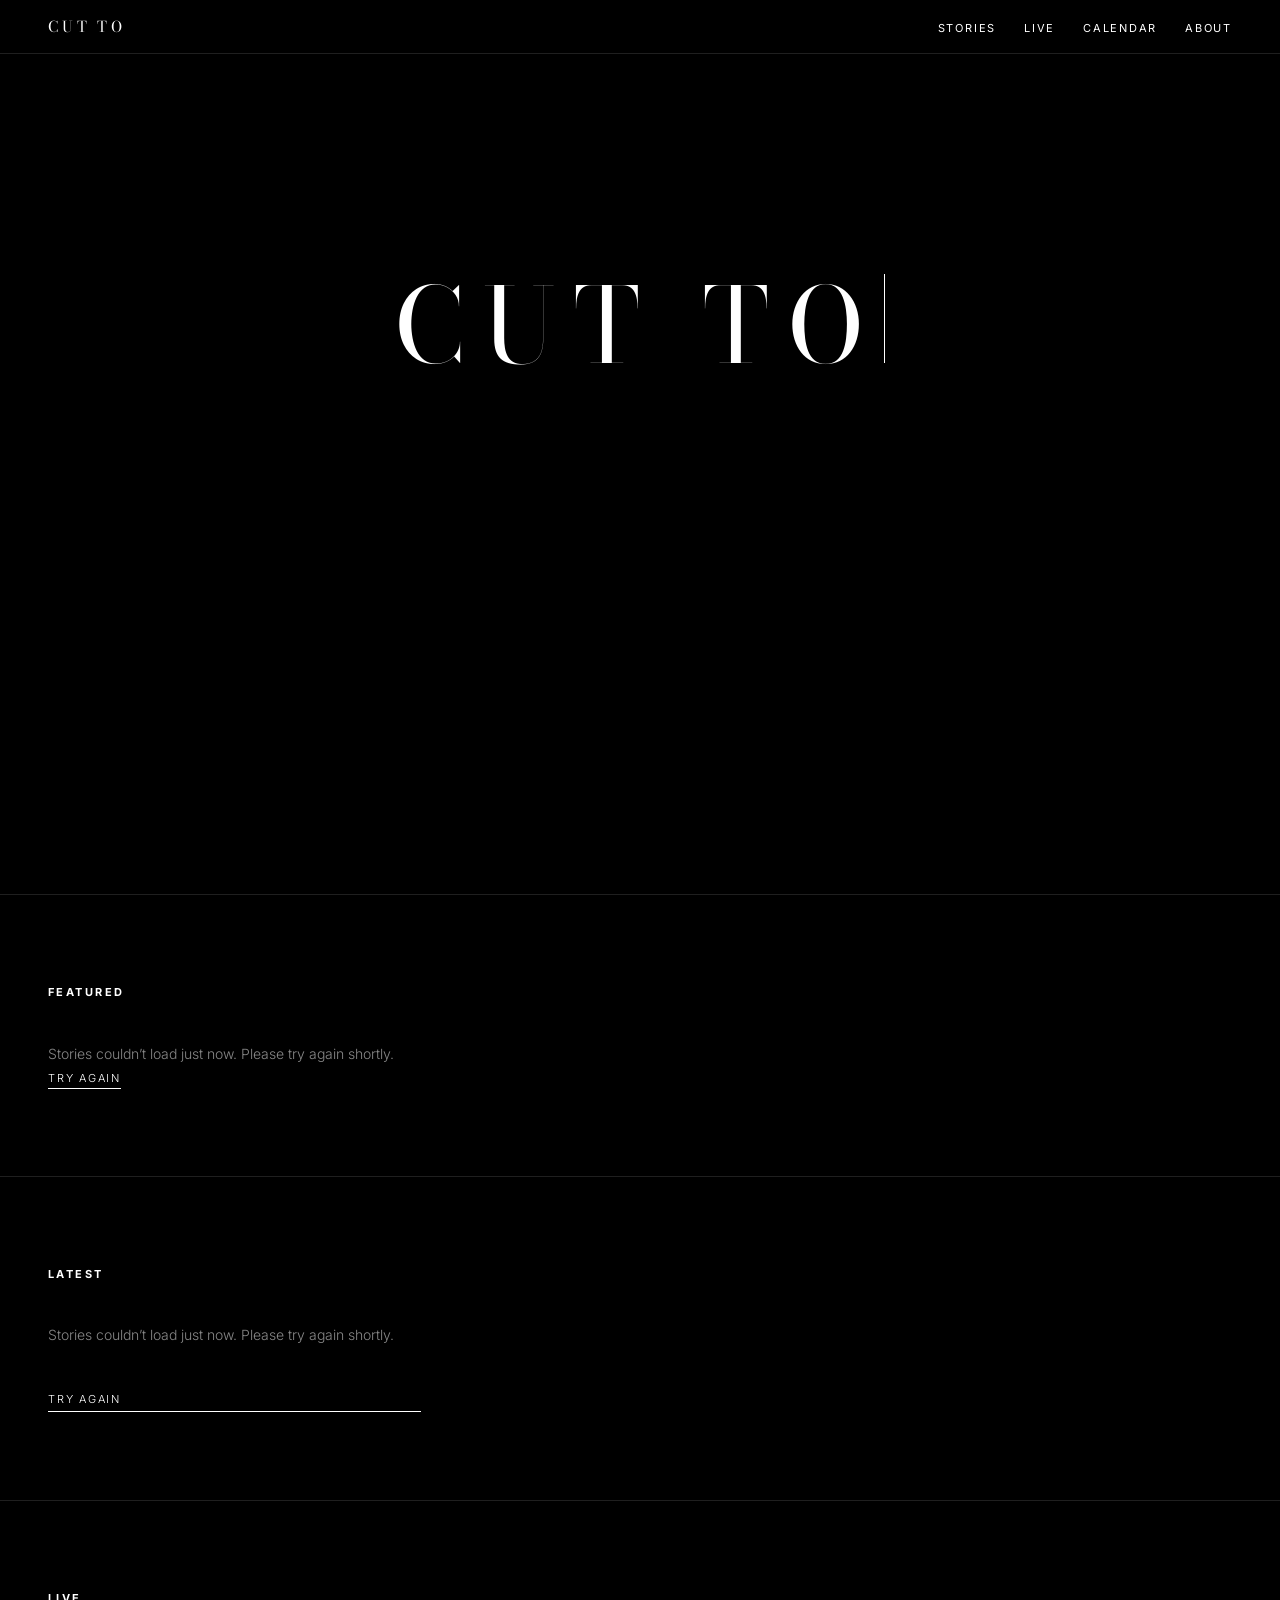
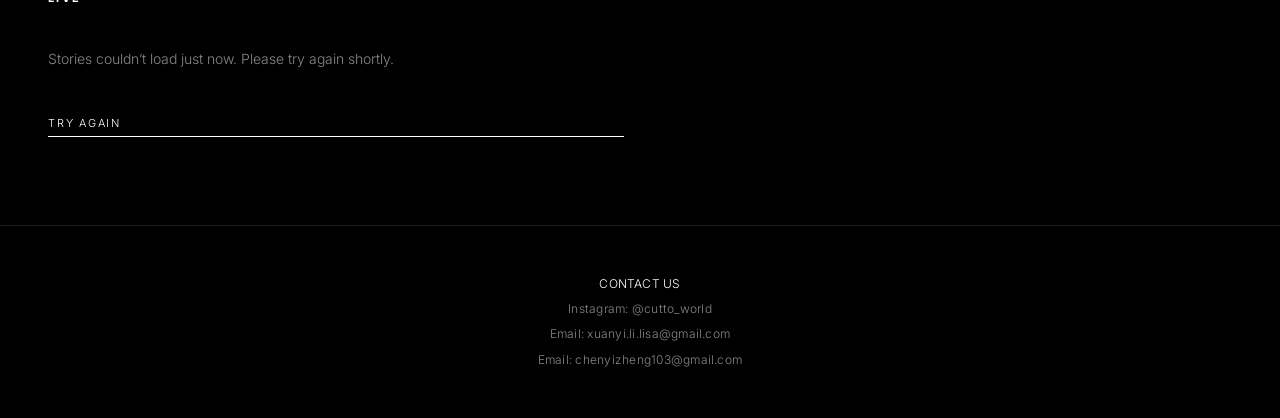
<file: index.html>
<!DOCTYPE html>
<html lang="en">
<head>
  <meta charset="UTF-8">
  <meta name="viewport" content="width=device-width, initial-scale=1.0">
  <title>CUT TO</title>
  <meta name="description" content="Beyond the image. Into the story. CUT TO is an independent culture publication for stories and perspectives across Asia.">
  <link rel="stylesheet" href="css/base.css">
  <link rel="stylesheet" href="css/main.css">
  <link rel="stylesheet" href="css/editorial.css">
  <!-- Google tag (gtag.js) -->
  <script async src="https://www.googletagmanager.com/gtag/js?id=G-GMCGZRF5WS"></script>
  <script>
    window.dataLayer = window.dataLayer || [];
    function gtag(){dataLayer.push(arguments);}
    gtag('js', new Date());
    gtag('config', 'G-GMCGZRF5WS');
  </script>
</head>
<body class="site" data-page="home">

  <header class="site-header">
    <div class="site-header__inner">
      <a class="site-logo" href="index.html">CUT TO</a>
      <button class="site-nav-toggle" type="button" data-nav-toggle aria-expanded="false" aria-controls="site-nav">Menu</button>
      <nav class="site-nav" id="site-nav" data-nav-panel aria-label="Primary">
        <ul class="site-nav__list">
          <li><a href="stories.html">Stories</a></li>
          <li><a href="live.html">Live</a></li>
          <li><a href="calendar.html">Calendar</a></li>
          <li><a href="about.html">About</a></li>
        </ul>
      </nav>
    </div>
  </header>

  <main>
    <section class="hero">
      <div class="hero__main">
        <div class="hero__content">

          <h1 class="logo-type" id="logo-typewriter" aria-label="CUT TO"></h1>

          <div class="hero__rest">
            <p class="hero__tagline-en">Beyond the image. Into the story.</p>
            <p class="hero__tagline-zh" lang="zh">镜头之外，故事之中。</p>

            <p class="hero__intro">
              CUT TO is an independent culture publication for stories and perspectives
              with artists, creators, founders, and cultural voices across Asia.
            </p>

            <a href="#featured-label" class="hero__link">Explore CUT TO</a>
          </div>

        </div>
      </div>
    </section>

    <section class="band" aria-labelledby="featured-label">
      <div class="wrap">
        <h2 class="band__label" id="featured-label">Featured</h2>
        <div class="" data-content aria-live="polite" aria-busy="true"><p class="empty-note">Loading stories…</p></div>
        <noscript><p class="empty-note">Enable JavaScript to load stories.</p></noscript>
      </div>
    </section>
    <section class="band" aria-labelledby="latest-label">
      <div class="wrap">
        <h2 class="band__label" id="latest-label">Latest</h2>
        <div class="card-grid card-grid--3" data-content aria-live="polite" aria-busy="true"><p class="empty-note">Loading stories…</p></div>
        <noscript><p class="empty-note">Enable JavaScript to load stories.</p></noscript>
      </div>
    </section>
    <section class="band" aria-labelledby="live-label">
      <div class="wrap">
        <h2 class="band__label" id="live-label">Live</h2>
        <div class="card-grid card-grid--2 category-grid" data-content aria-live="polite" aria-busy="true"><p class="empty-note">Loading stories…</p></div>
        <noscript><p class="empty-note">Enable JavaScript to load stories.</p></noscript>
      </div>
    </section>
  </main>

  <footer class="site-footer site-footer--page">
    <p class="site-footer__heading">Contact Us</p>
    <p><a href="https://instagram.com/cutto_world" target="_blank" rel="noopener noreferrer">Instagram: @cutto_world</a></p>
    <p><a href="mailto:xuanyi.li.lisa@gmail.com">Email: xuanyi.li.lisa@gmail.com</a></p>
    <p><a href="mailto:chenyizheng103@gmail.com">Email: chenyizheng103@gmail.com</a></p>
  </footer>

  <script src="js/nav.js"></script>
  <script src="js/logo.js"></script>
  <script type="module" src="js/content.js"></script>
</body>
</html>
</file>
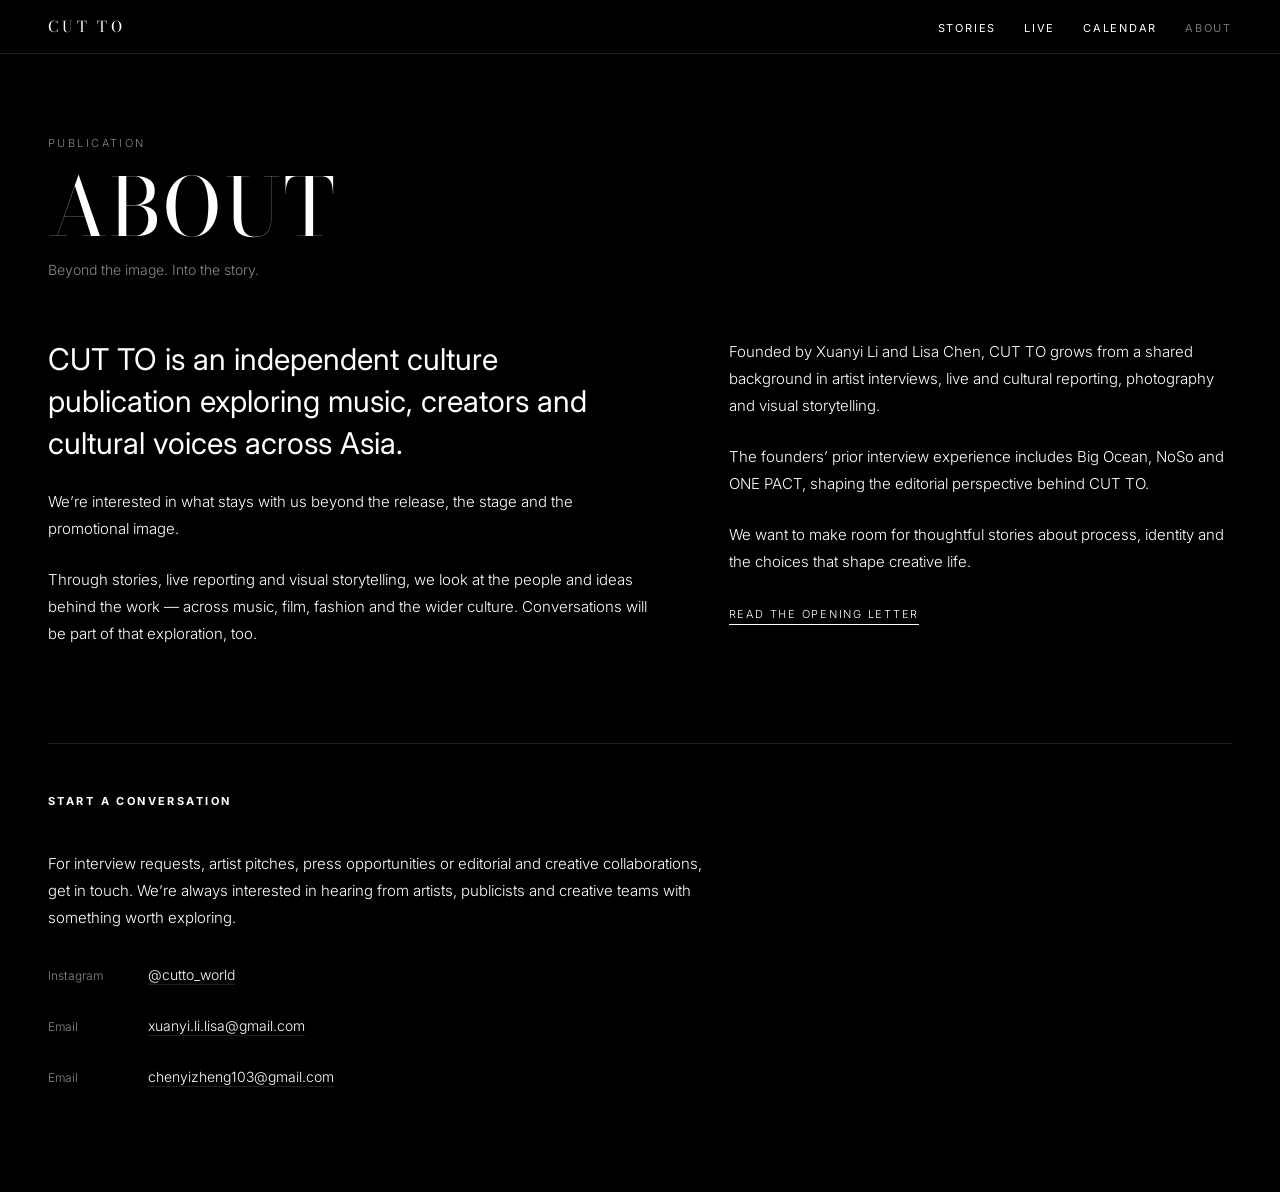
<file: about.html>
<!DOCTYPE html>
<html lang="en">
<head>
  <meta charset="UTF-8">
  <meta name="viewport" content="width=device-width, initial-scale=1.0">
  <title>About · CUT TO</title>
  <meta name="description" content="CUT TO is an independent culture publication founded by Xuanyi Li and Lisa Chen, exploring music, creators and cultural voices across Asia.">
  <link rel="stylesheet" href="css/base.css">
  <link rel="stylesheet" href="css/main.css">
  <link rel="stylesheet" href="css/editorial.css">
  <!-- Google tag (gtag.js) -->
  <script async src="https://www.googletagmanager.com/gtag/js?id=G-GMCGZRF5WS"></script>
  <script>
    window.dataLayer = window.dataLayer || [];
    function gtag(){dataLayer.push(arguments);}
    gtag('js', new Date());
    gtag('config', 'G-GMCGZRF5WS');
  </script>
</head>
<body class="site">

  <header class="site-header">
    <div class="site-header__inner">
      <a class="site-logo" href="index.html">CUT TO</a>
      <button class="site-nav-toggle" type="button" data-nav-toggle aria-expanded="false" aria-controls="site-nav">Menu</button>
      <nav class="site-nav" id="site-nav" data-nav-panel aria-label="Primary">
        <ul class="site-nav__list">
          <li><a href="stories.html">Stories</a></li>
          <li><a href="live.html">Live</a></li>
          <li><a href="calendar.html">Calendar</a></li>
          <li><a href="about.html" aria-current="page">About</a></li>
        </ul>
      </nav>
    </div>
  </header>

  <main>
    <header class="page-head wrap">
      <p class="page-head__index">Publication</p>
      <h1 class="page-head__title">About</h1>
      <p class="page-head__dek">Beyond the image. Into the story.</p>
    </header>

    <section class="about-body about-body--publication wrap" aria-label="About CUT TO">
      <div class="about-body__intro">
        <p>CUT TO is an independent culture publication exploring music, creators and cultural voices across Asia.</p>
        <p>We’re interested in what stays with us beyond the release, the stage and the promotional image.</p>
        <p>Through stories, live reporting and visual storytelling, we look at the people and ideas behind the work — across music, film, fashion and the wider culture. Conversations will be part of that exploration, too.</p>
      </div>
      <div class="about-body__founders">
        <p>Founded by Xuanyi Li and Lisa Chen, CUT TO grows from a shared background in artist interviews, live and cultural reporting, photography and visual storytelling.</p>
        <p>The founders’ prior interview experience includes Big Ocean, NoSo and ONE PACT, shaping the editorial perspective behind CUT TO.</p>
        <p>We want to make room for thoughtful stories about process, identity and the choices that shape creative life.</p>
        <p><a class="link-more" href="opening-letter.html">Read the Opening Letter</a></p>
      </div>
    </section>

    <section class="conversation-contact wrap" aria-labelledby="conversation-contact-title">
      <div class="conversation-contact__inner">
        <h2 class="band__label" id="conversation-contact-title">Start a conversation</h2>
        <p>For interview requests, artist pitches, press opportunities or editorial and creative collaborations, get in touch. We’re always interested in hearing from artists, publicists and creative teams with something worth exploring.</p>
        <address class="conversation-contact__links">
          <p><span>Instagram</span> <a href="https://instagram.com/cutto_world" target="_blank" rel="noopener noreferrer">@cutto_world</a></p>
          <p><span>Email</span> <a href="mailto:xuanyi.li.lisa@gmail.com">xuanyi.li.lisa@gmail.com</a></p>
          <p><span>Email</span> <a href="mailto:chenyizheng103@gmail.com">chenyizheng103@gmail.com</a></p>
        </address>
      </div>
    </section>
  </main>

  <script src="js/nav.js"></script>
</body>
</html>
</file>
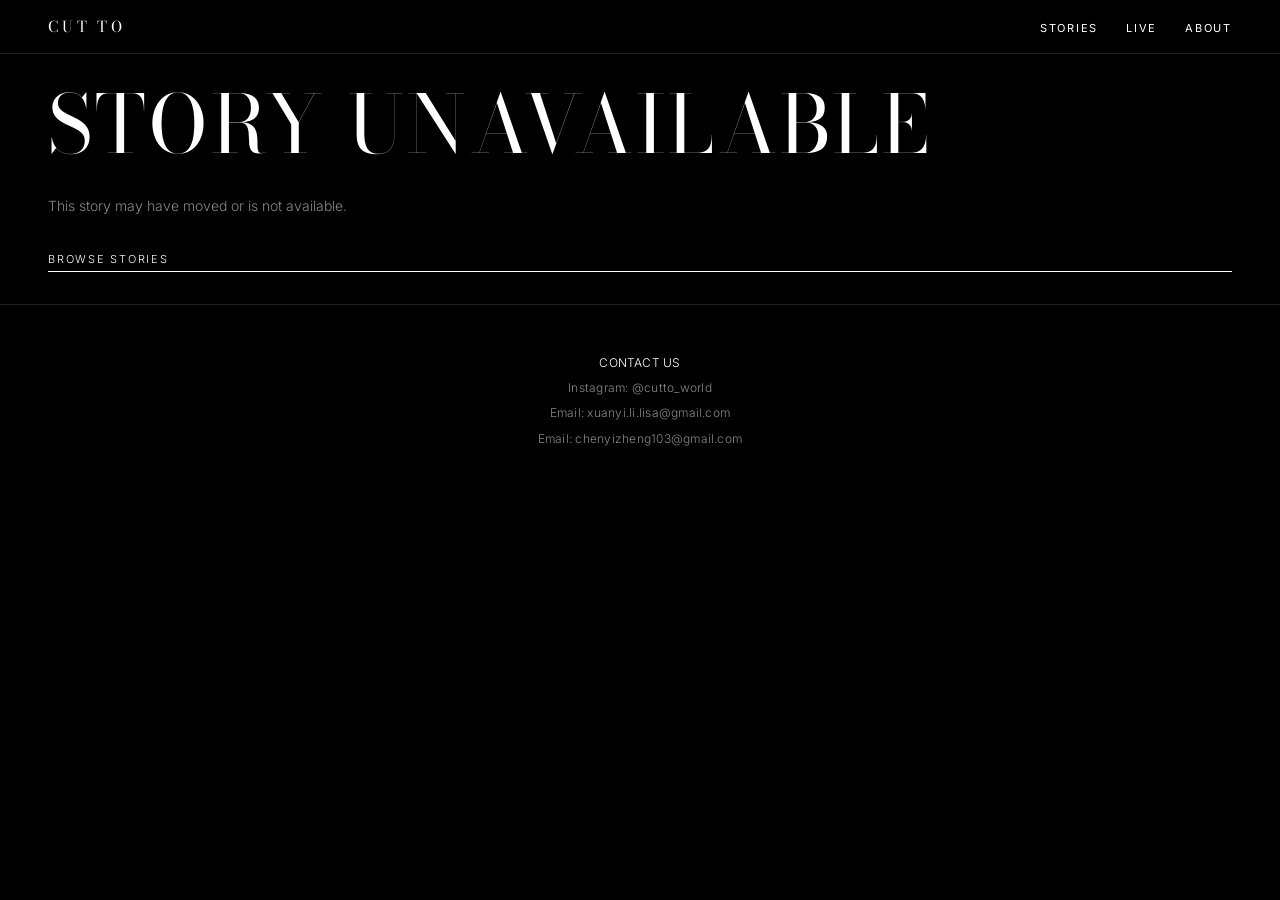
<file: article.html>
<!DOCTYPE html>
<html lang="en">
<head>
  <meta charset="UTF-8">
  <meta name="viewport" content="width=device-width, initial-scale=1.0">
  <title>Story · CUT TO</title>
  <meta name="description" content="Comeback stories, music and visual analysis, artist discovery, and cultural features from CUT TO.">
  <link rel="stylesheet" href="css/base.css">
  <link rel="stylesheet" href="css/main.css">
  <link rel="stylesheet" href="css/editorial.css">
  <!-- Google tag (gtag.js) -->
  <script async src="https://www.googletagmanager.com/gtag/js?id=G-GMCGZRF5WS"></script>
  <script>
    window.dataLayer = window.dataLayer || [];
    function gtag(){dataLayer.push(arguments);}
    gtag('js', new Date());
    gtag('config', 'G-GMCGZRF5WS');
  </script>
</head>
<body class="site" data-page="article">

  <header class="site-header">
    <div class="site-header__inner">
      <a class="site-logo" href="index.html">CUT TO</a>
      <button class="site-nav-toggle" type="button" data-nav-toggle aria-expanded="false" aria-controls="site-nav">Menu</button>
      <nav class="site-nav" id="site-nav" data-nav-panel aria-label="Primary">
        <ul class="site-nav__list">
          <li><a href="stories.html">Stories</a></li>
          <li><a href="live.html">Live</a></li>
          <li><a href="about.html">About</a></li>
        </ul>
      </nav>
    </div>
  </header>

  <main class="cms-article" data-content aria-live="polite" aria-busy="true"><p class="empty-note">Loading story…</p></main>
  <noscript><p class="wrap empty-note">Enable JavaScript to load this story.</p></noscript>

  <footer class="site-footer site-footer--page">
    <p class="site-footer__heading">Contact Us</p>
    <p><a href="https://instagram.com/cutto_world" target="_blank" rel="noopener noreferrer">Instagram: @cutto_world</a></p>
    <p><a href="mailto:xuanyi.li.lisa@gmail.com">Email: xuanyi.li.lisa@gmail.com</a></p>
    <p><a href="mailto:chenyizheng103@gmail.com">Email: chenyizheng103@gmail.com</a></p>
  </footer>

  <script src="js/nav.js"></script>
  <script type="module" src="js/content.js"></script>
</body>
</html>
</file>
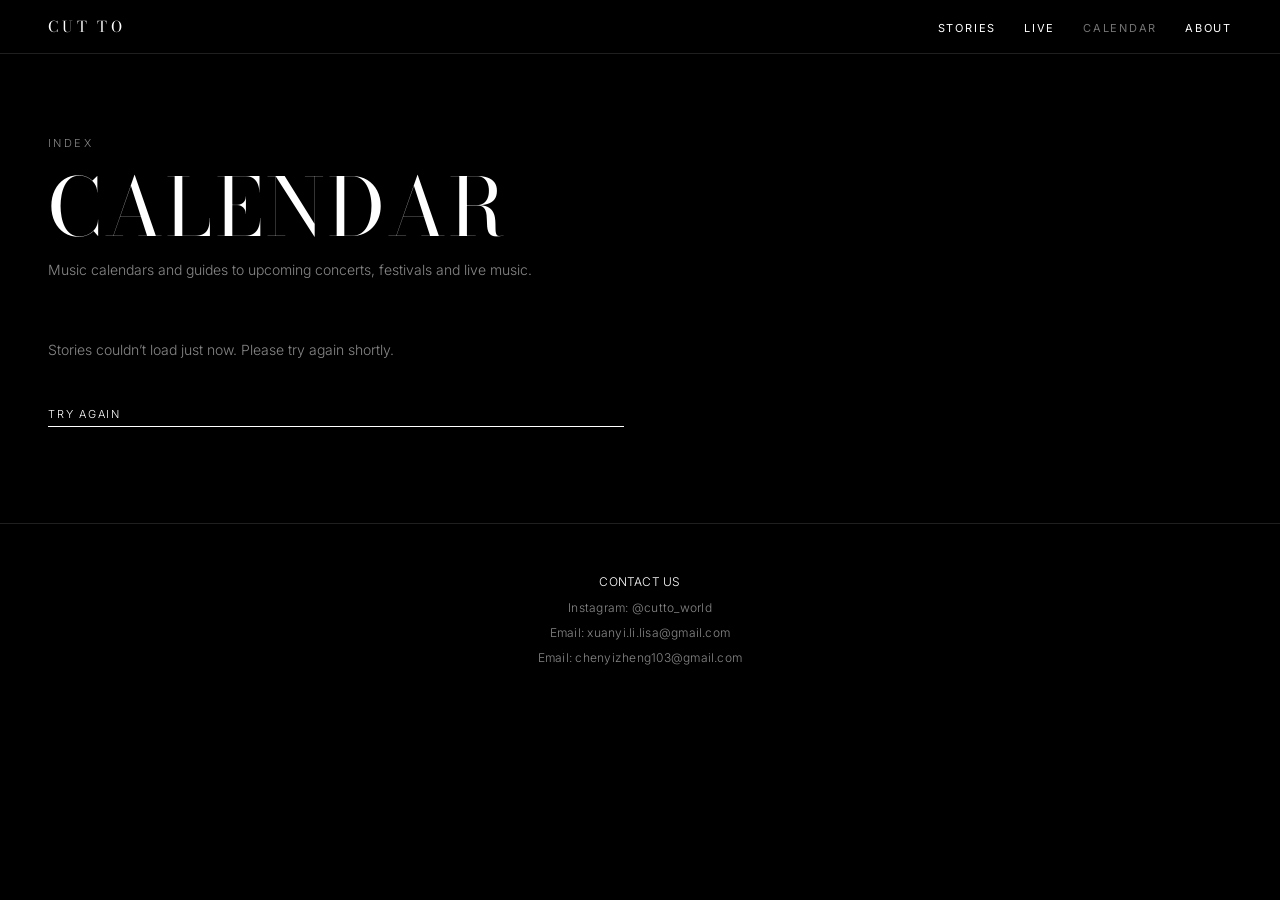
<file: calendar.html>
<!DOCTYPE html>
<html lang="en">
<head>
  <meta charset="UTF-8">
  <meta name="viewport" content="width=device-width, initial-scale=1.0">
  <title>Calendar · CUT TO</title>
  <meta name="description" content="Music calendars and upcoming live music guides from CUT TO.">
  <link rel="stylesheet" href="css/base.css">
  <link rel="stylesheet" href="css/main.css">
  <link rel="stylesheet" href="css/editorial.css">
  <!-- Google tag (gtag.js) -->
  <script async src="https://www.googletagmanager.com/gtag/js?id=G-GMCGZRF5WS"></script>
  <script>
    window.dataLayer = window.dataLayer || [];
    function gtag(){dataLayer.push(arguments);}
    gtag('js', new Date());
    gtag('config', 'G-GMCGZRF5WS');
  </script>
</head>
<body class="site" data-page="CALENDAR">

  <header class="site-header">
    <div class="site-header__inner">
      <a class="site-logo" href="index.html">CUT TO</a>
      <button class="site-nav-toggle" type="button" data-nav-toggle aria-expanded="false" aria-controls="site-nav">Menu</button>
      <nav class="site-nav" id="site-nav" data-nav-panel aria-label="Primary">
        <ul class="site-nav__list">
          <li><a href="stories.html">Stories</a></li>
          <li><a href="live.html">Live</a></li>
          <li><a href="calendar.html" aria-current="page">Calendar</a></li>
          <li><a href="about.html">About</a></li>
        </ul>
      </nav>
    </div>
  </header>

  <main>
    <header class="page-head wrap">
      <p class="page-head__index">Index</p>
      <h1 class="page-head__title">Calendar</h1>
      <p class="page-head__dek">Music calendars and guides to upcoming concerts, festivals and live music.</p>
    </header>

    <section class="listing wrap">
      <div class="card-grid card-grid--2 category-grid" data-content aria-live="polite" aria-busy="true"><p class="empty-note">Loading calendars…</p></div>
      <noscript><p class="empty-note">Enable JavaScript to load calendars.</p></noscript>
    </section>
  </main>

  <footer class="site-footer site-footer--page">
    <p class="site-footer__heading">Contact Us</p>
    <p><a href="https://instagram.com/cutto_world" target="_blank" rel="noopener noreferrer">Instagram: @cutto_world</a></p>
    <p><a href="mailto:xuanyi.li.lisa@gmail.com">Email: xuanyi.li.lisa@gmail.com</a></p>
    <p><a href="mailto:chenyizheng103@gmail.com">Email: chenyizheng103@gmail.com</a></p>
  </footer>

  <script src="js/nav.js"></script>
  <script type="module" src="js/content.js"></script>
</body>
</html>
</file>
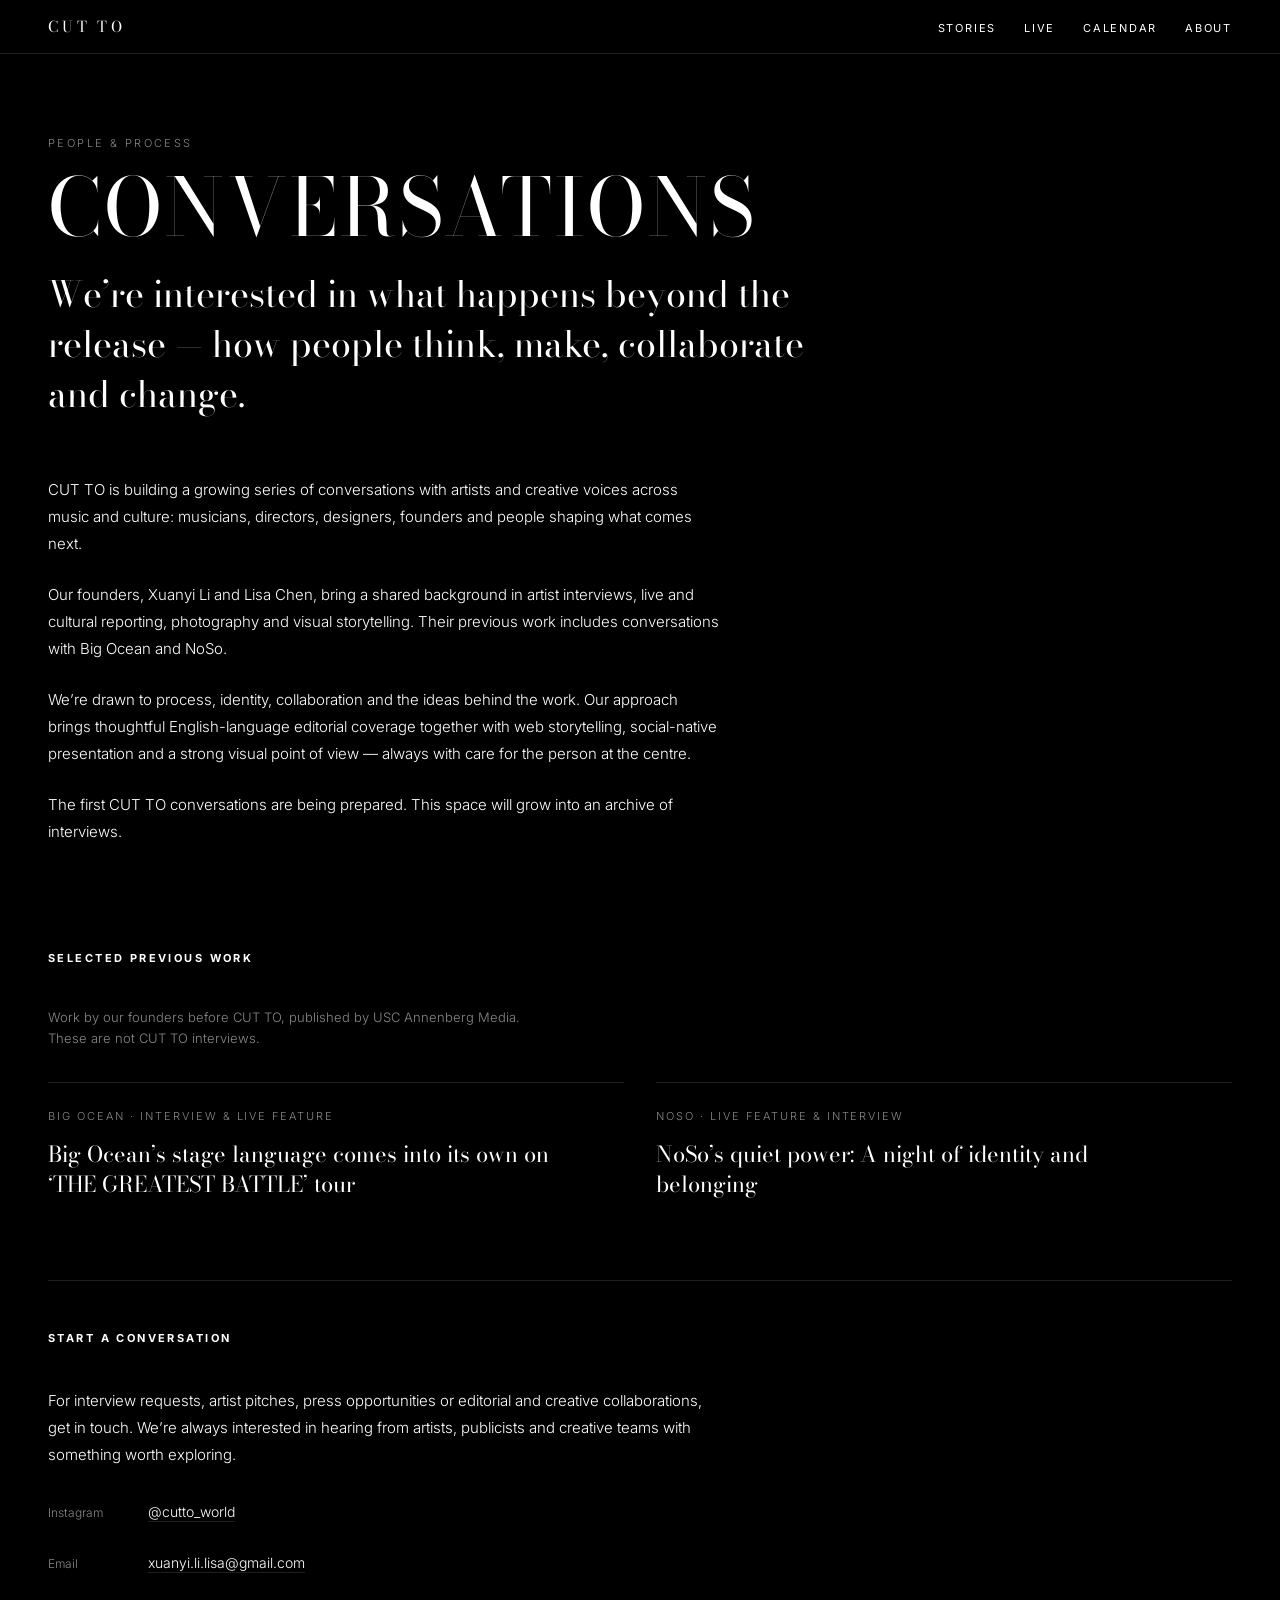
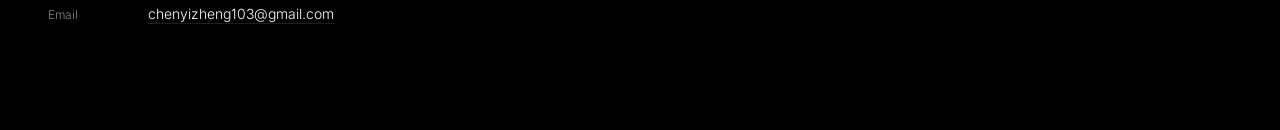
<file: conversations.html>
<!DOCTYPE html>
<html lang="en">
<head>
  <meta charset="UTF-8">
  <meta name="viewport" content="width=device-width, initial-scale=1.0">
  <title>Conversations · CUT TO</title>
  <meta name="description" content="Artist and creator interviews from CUT TO.">
  <link rel="stylesheet" href="css/base.css">
  <link rel="stylesheet" href="css/main.css">
  <link rel="stylesheet" href="css/editorial.css">
  <!-- Google tag (gtag.js) -->
  <script async src="https://www.googletagmanager.com/gtag/js?id=G-GMCGZRF5WS"></script>
  <script>
    window.dataLayer = window.dataLayer || [];
    function gtag(){dataLayer.push(arguments);}
    gtag('js', new Date());
    gtag('config', 'G-GMCGZRF5WS');
  </script>
</head>
<body class="site">

  <header class="site-header">
    <div class="site-header__inner">
      <a class="site-logo" href="index.html">CUT TO</a>
      <button class="site-nav-toggle" type="button" data-nav-toggle aria-expanded="false" aria-controls="site-nav">Menu</button>
      <nav class="site-nav" id="site-nav" data-nav-panel aria-label="Primary">
        <ul class="site-nav__list">
          <li><a href="stories.html">Stories</a></li>
          <li><a href="live.html">Live</a></li>
          <li><a href="calendar.html">Calendar</a></li>
          <li><a href="about.html">About</a></li>
        </ul>
      </nav>
    </div>
  </header>

  <main>
    <header class="page-head wrap">
      <p class="page-head__index">People &amp; Process</p>
      <h1 class="page-head__title">Conversations</h1>
      <p class="conversation-lead">We’re interested in what happens beyond the release — how people think, make, collaborate and change.</p>
    </header>

    <section class="conversation-intro wrap" aria-label="Our approach">
      <div class="conversation-copy">
        <p>CUT TO is building a growing series of conversations with artists and creative voices across music and culture: musicians, directors, designers, founders and people shaping what comes next.</p>
        <p>Our founders, Xuanyi Li and Lisa Chen, bring a shared background in artist interviews, live and cultural reporting, photography and visual storytelling. Their previous work includes conversations with Big Ocean and NoSo.</p>
        <p>We’re drawn to process, identity, collaboration and the ideas behind the work. Our approach brings thoughtful English-language editorial coverage together with web storytelling, social-native presentation and a strong visual point of view — always with care for the person at the centre.</p>
        <p>The first CUT TO conversations are being prepared. This space will grow into an archive of interviews.</p>
      </div>
    </section>

    <section class="previous-work wrap" aria-labelledby="previous-work-title">
      <h2 class="band__label" id="previous-work-title">Selected previous work</h2>
      <p class="band__note">Work by our founders before CUT TO, published by USC Annenberg Media. These are not CUT TO interviews.</p>
      <div class="previous-work__list">
        <article>
          <p class="kicker">Big Ocean · Interview &amp; Live Feature</p>
          <h3><a href="https://www.uscannenbergmedia.com/2026/05/09/big-oceans-stage-language-comes-into-its-own-on-the-greatest-battle-tour/">Big Ocean’s stage language comes into its own on ‘THE GREATEST BATTLE’ tour</a></h3>
        </article>
        <article>
          <p class="kicker">NoSo · Live Feature &amp; Interview</p>
          <h3><a href="https://www.uscannenbergmedia.com/2025/11/19/nosos-quiet-power-a-night-of-identity-and-belonging/">NoSo’s quiet power: A night of identity and belonging</a></h3>
        </article>
      </div>
    </section>

    <section class="conversation-contact wrap" aria-labelledby="conversation-contact-title">
      <div class="conversation-contact__inner">
        <h2 class="band__label" id="conversation-contact-title">Start a conversation</h2>
        <p>For interview requests, artist pitches, press opportunities or editorial and creative collaborations, get in touch. We’re always interested in hearing from artists, publicists and creative teams with something worth exploring.</p>
        <address class="conversation-contact__links">
          <p><span>Instagram</span> <a href="https://instagram.com/cutto_world" target="_blank" rel="noopener noreferrer">@cutto_world</a></p>
          <p><span>Email</span> <a href="mailto:xuanyi.li.lisa@gmail.com">xuanyi.li.lisa@gmail.com</a></p>
          <p><span>Email</span> <a href="mailto:chenyizheng103@gmail.com">chenyizheng103@gmail.com</a></p>
        </address>
      </div>
    </section>
  </main>

  <script src="js/nav.js"></script>
</body>
</html>
</file>
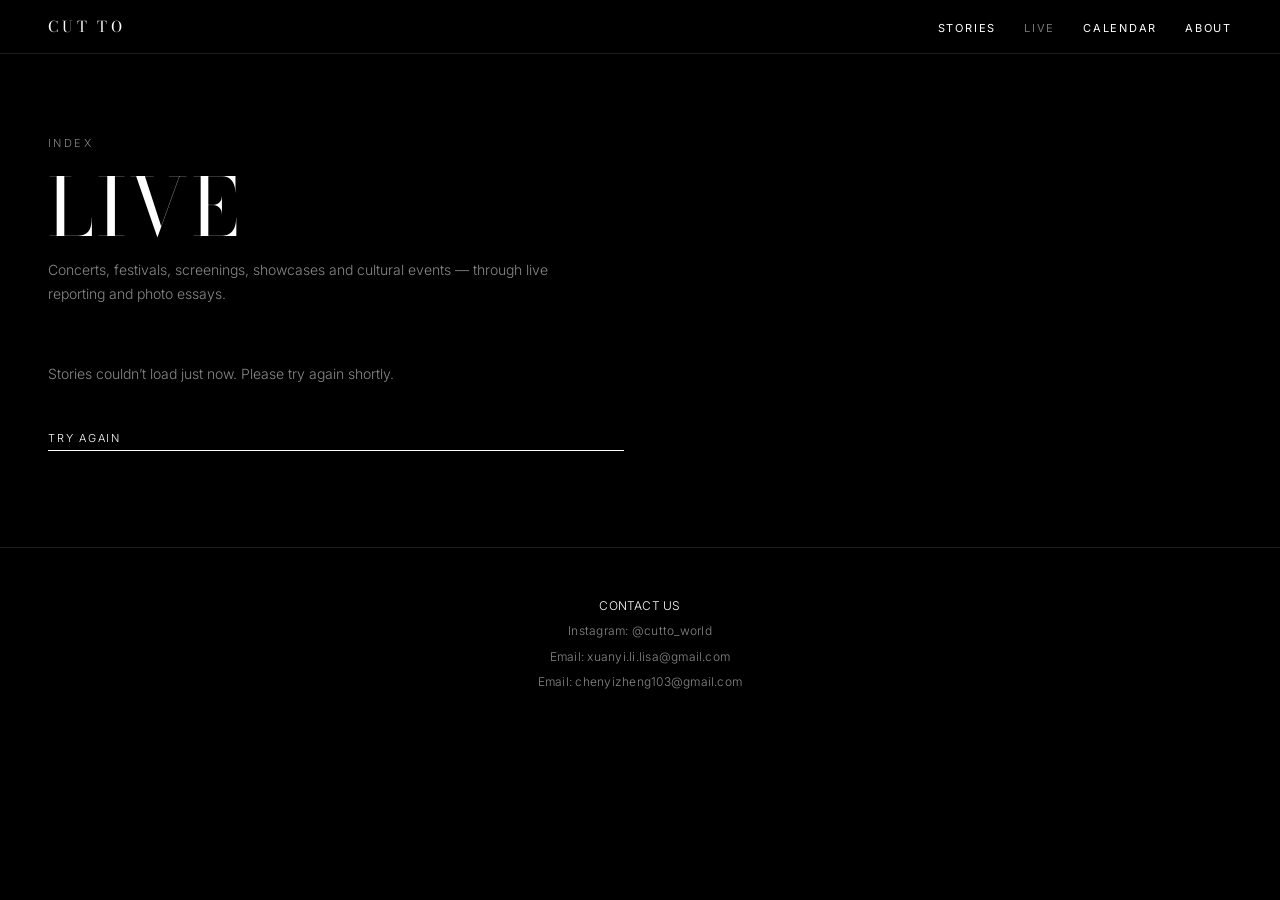
<file: live.html>
<!DOCTYPE html>
<html lang="en">
<head>
  <meta charset="UTF-8">
  <meta name="viewport" content="width=device-width, initial-scale=1.0">
  <title>Live · CUT TO</title>
  <meta name="description" content="Concert reports, festival coverage, photo essays, and live reviews from CUT TO.">
  <link rel="stylesheet" href="css/base.css">
  <link rel="stylesheet" href="css/main.css">
  <link rel="stylesheet" href="css/editorial.css">
  <!-- Google tag (gtag.js) -->
  <script async src="https://www.googletagmanager.com/gtag/js?id=G-GMCGZRF5WS"></script>
  <script>
    window.dataLayer = window.dataLayer || [];
    function gtag(){dataLayer.push(arguments);}
    gtag('js', new Date());
    gtag('config', 'G-GMCGZRF5WS');
  </script>
</head>
<body class="site" data-page="LIVE">

  <header class="site-header">
    <div class="site-header__inner">
      <a class="site-logo" href="index.html">CUT TO</a>
      <button class="site-nav-toggle" type="button" data-nav-toggle aria-expanded="false" aria-controls="site-nav">Menu</button>
      <nav class="site-nav" id="site-nav" data-nav-panel aria-label="Primary">
        <ul class="site-nav__list">
          <li><a href="stories.html">Stories</a></li>
          <li><a href="live.html" aria-current="page">Live</a></li>
          <li><a href="calendar.html">Calendar</a></li>
          <li><a href="about.html">About</a></li>
        </ul>
      </nav>
    </div>
  </header>

  <main>
    <header class="page-head wrap">
      <p class="page-head__index">Index</p>
      <h1 class="page-head__title">Live</h1>
      <p class="page-head__dek">Concerts, festivals, screenings, showcases and cultural events — through live reporting and photo essays.</p>
    </header>

    <section class="listing wrap">
      <div class="card-grid card-grid--2 category-grid" data-content aria-live="polite" aria-busy="true"><p class="empty-note">Loading stories…</p></div>
      <noscript><p class="empty-note">Enable JavaScript to load stories.</p></noscript>
    </section>
  </main>

  <footer class="site-footer site-footer--page">
    <p class="site-footer__heading">Contact Us</p>
    <p><a href="https://instagram.com/cutto_world" target="_blank" rel="noopener noreferrer">Instagram: @cutto_world</a></p>
    <p><a href="mailto:xuanyi.li.lisa@gmail.com">Email: xuanyi.li.lisa@gmail.com</a></p>
    <p><a href="mailto:chenyizheng103@gmail.com">Email: chenyizheng103@gmail.com</a></p>
  </footer>

  <script src="js/nav.js"></script>
  <script type="module" src="js/content.js"></script>
</body>
</html>
</file>
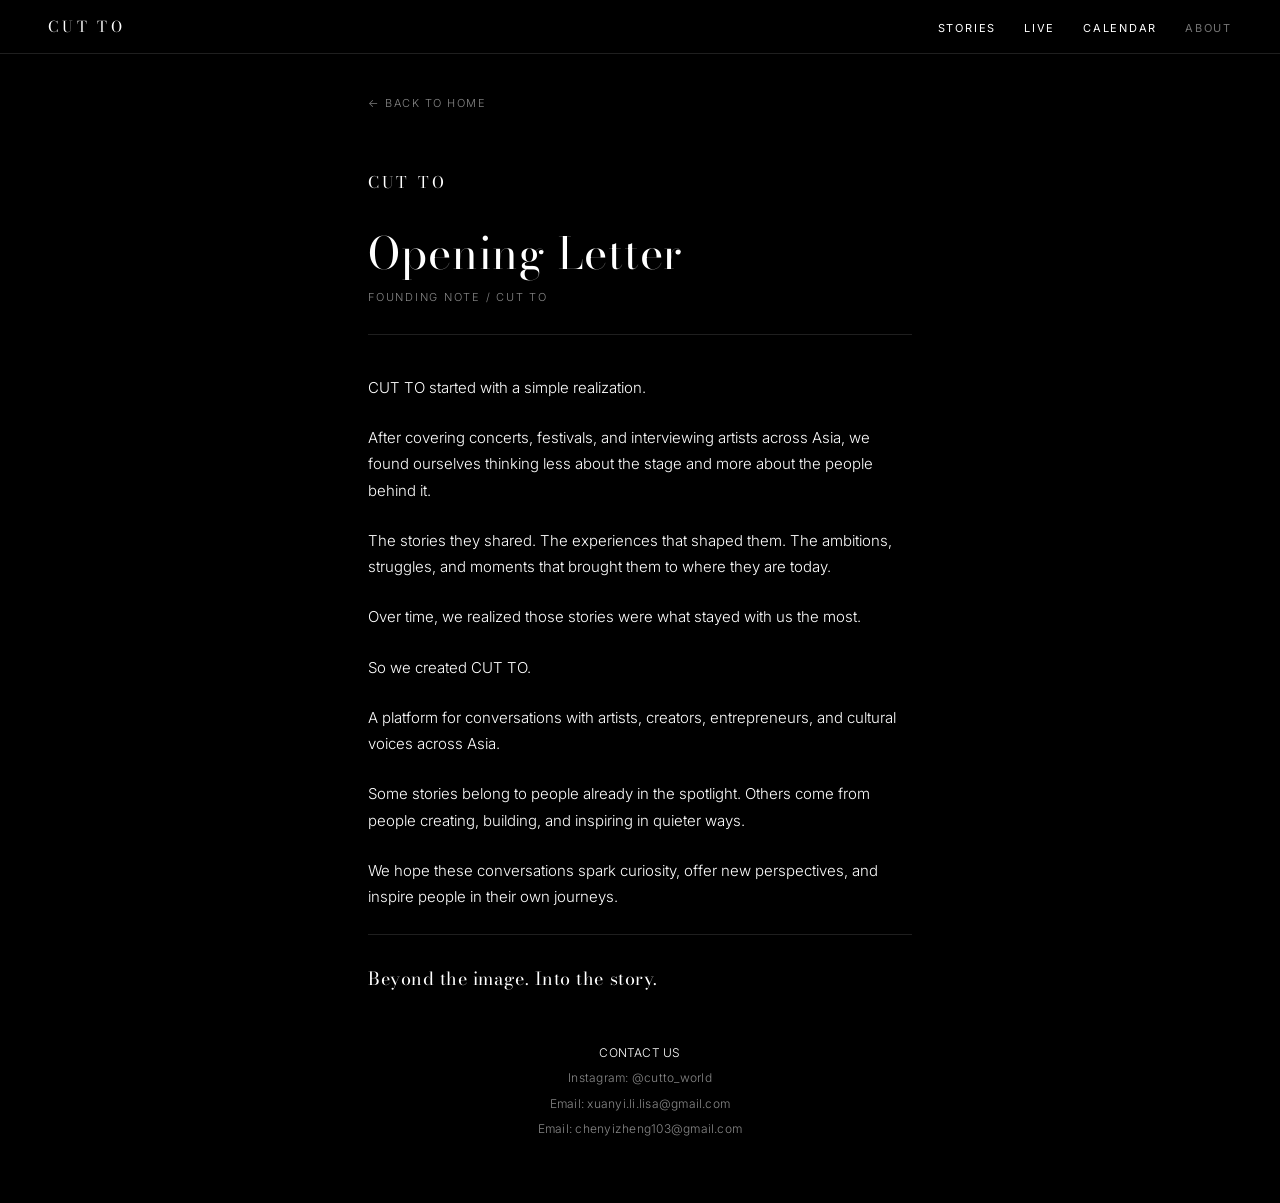
<file: opening-letter.html>
<!DOCTYPE html>
<html lang="en">
<head>
  <meta charset="UTF-8">
  <meta name="viewport" content="width=device-width, initial-scale=1.0">
  <title>Opening Letter · CUT TO</title>
  <meta name="description" content="The founding note from CUT TO.">
  <link rel="stylesheet" href="css/base.css">
  <link rel="stylesheet" href="css/main.css">
  <link rel="stylesheet" href="css/editorial.css">
  <!-- Google tag (gtag.js) -->
  <script async src="https://www.googletagmanager.com/gtag/js?id=G-GMCGZRF5WS"></script>
  <script>
    window.dataLayer = window.dataLayer || [];
    function gtag(){dataLayer.push(arguments);}
    gtag('js', new Date());
    gtag('config', 'G-GMCGZRF5WS');
  </script>
</head>
<body class="site">

  <header class="site-header">
    <div class="site-header__inner">
      <a class="site-logo" href="index.html">CUT TO</a>
      <button class="site-nav-toggle" type="button" data-nav-toggle aria-expanded="false" aria-controls="site-nav">Menu</button>
      <nav class="site-nav" id="site-nav" data-nav-panel aria-label="Primary">
        <ul class="site-nav__list">
          <li><a href="stories.html">Stories</a></li>
          <li><a href="live.html">Live</a></li>
          <li><a href="calendar.html">Calendar</a></li>
          <li><a href="about.html" aria-current="page">About</a></li>
        </ul>
      </nav>
    </div>
  </header>

  <div class="letter-page">
    <div class="letter-page__main">

      <a href="index.html" class="letter-page__back">← Back to home</a>

      <header class="letter-page__header">
        <p class="letter-page__wordmark">CUT TO</p>
        <h1 class="letter-page__title">Opening Letter</h1>
        <p class="letter-page__meta">Founding Note / CUT TO</p>
      </header>

      <div class="letter-page__body">
        <p>CUT TO started with a simple realization.</p>

        <p>
          After covering concerts, festivals, and interviewing artists across Asia,
          we found ourselves thinking less about the stage and more about the people behind it.
        </p>

        <p>
          The stories they shared. The experiences that shaped them. The ambitions,
          struggles, and moments that brought them to where they are today.
        </p>

        <p>
          Over time, we realized those stories were what stayed with us the most.
        </p>

        <p>So we created CUT TO.</p>

        <p>
          A platform for conversations with artists, creators, entrepreneurs,
          and cultural voices across Asia.
        </p>

        <p>
          Some stories belong to people already in the spotlight. Others come from
          people creating, building, and inspiring in quieter ways.
        </p>

        <p>
          We hope these conversations spark curiosity, offer new perspectives,
          and inspire people in their own journeys.
        </p>

        <p class="letter-page__closing">Beyond the image. Into the story.</p>
      </div>

    </div>

    <footer class="site-footer">
      <p class="site-footer__heading">Contact Us</p>
      <p><a href="https://instagram.com/cutto_world" target="_blank" rel="noopener noreferrer">Instagram: @cutto_world</a></p>
      <p><a href="mailto:xuanyi.li.lisa@gmail.com">Email: xuanyi.li.lisa@gmail.com</a></p>
      <p><a href="mailto:chenyizheng103@gmail.com">Email: chenyizheng103@gmail.com</a></p>
    </footer>
  </div>

  <script src="js/nav.js"></script>
</body>
</html>
</file>
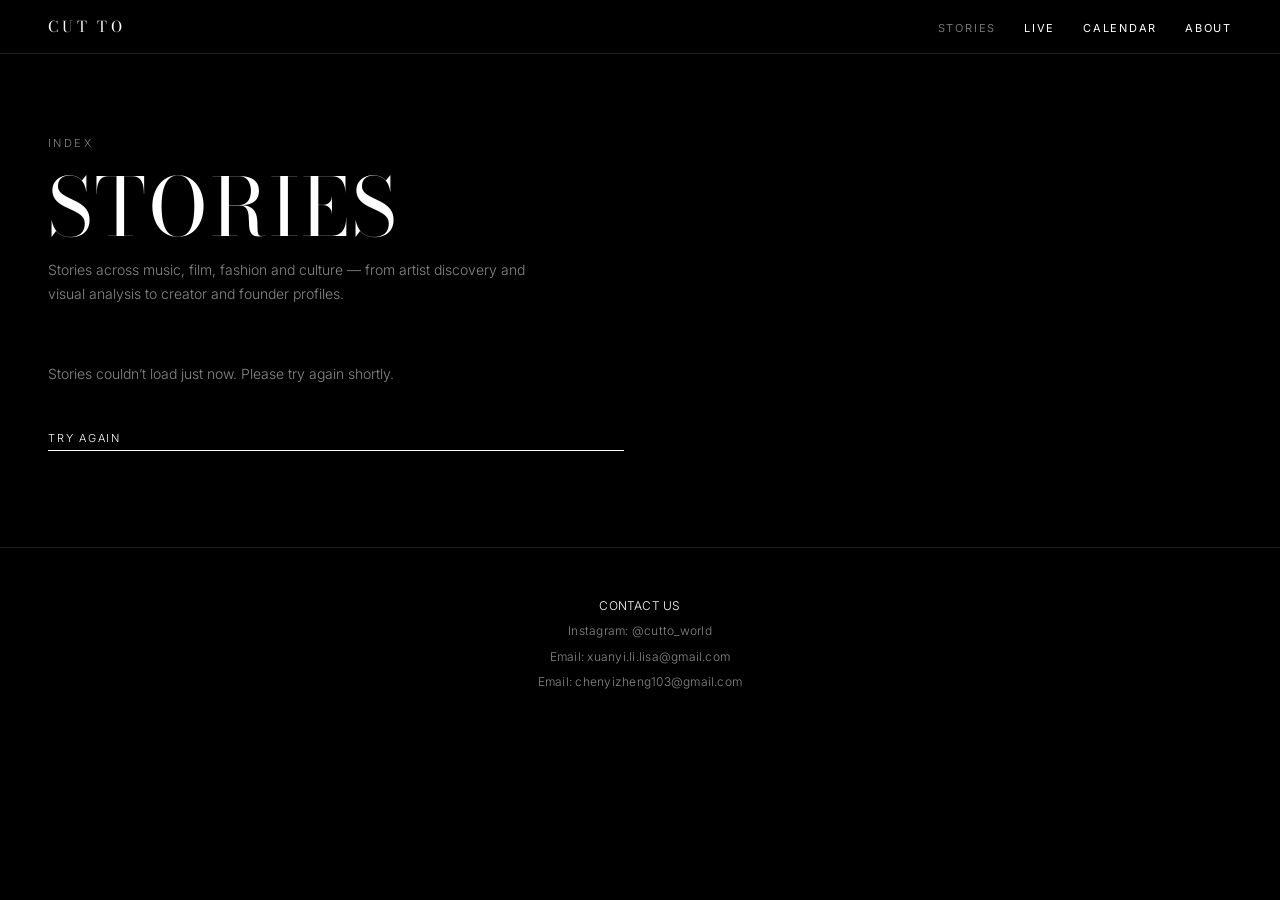
<file: stories.html>
<!DOCTYPE html>
<html lang="en">
<head>
  <meta charset="UTF-8">
  <meta name="viewport" content="width=device-width, initial-scale=1.0">
  <title>Stories · CUT TO</title>
  <meta name="description" content="Comeback stories, music and visual analysis, artist discovery, and cultural features from CUT TO.">
  <link rel="stylesheet" href="css/base.css">
  <link rel="stylesheet" href="css/main.css">
  <link rel="stylesheet" href="css/editorial.css">
  <!-- Google tag (gtag.js) -->
  <script async src="https://www.googletagmanager.com/gtag/js?id=G-GMCGZRF5WS"></script>
  <script>
    window.dataLayer = window.dataLayer || [];
    function gtag(){dataLayer.push(arguments);}
    gtag('js', new Date());
    gtag('config', 'G-GMCGZRF5WS');
  </script>
</head>
<body class="site" data-page="STORIES">

  <header class="site-header">
    <div class="site-header__inner">
      <a class="site-logo" href="index.html">CUT TO</a>
      <button class="site-nav-toggle" type="button" data-nav-toggle aria-expanded="false" aria-controls="site-nav">Menu</button>
      <nav class="site-nav" id="site-nav" data-nav-panel aria-label="Primary">
        <ul class="site-nav__list">
          <li><a href="stories.html" aria-current="page">Stories</a></li>
          <li><a href="live.html">Live</a></li>
          <li><a href="calendar.html">Calendar</a></li>
          <li><a href="about.html">About</a></li>
        </ul>
      </nav>
    </div>
  </header>

  <main>
    <header class="page-head wrap">
      <p class="page-head__index">Index</p>
      <h1 class="page-head__title">Stories</h1>
      <p class="page-head__dek">Stories across music, film, fashion and culture — from artist discovery and visual analysis to creator and founder profiles.</p>
    </header>

    <section class="listing wrap">
      <div class="card-grid card-grid--2 category-grid" data-content aria-live="polite" aria-busy="true"><p class="empty-note">Loading stories…</p></div>
      <noscript><p class="empty-note">Enable JavaScript to load stories.</p></noscript>
    </section>
  </main>

  <footer class="site-footer site-footer--page">
    <p class="site-footer__heading">Contact Us</p>
    <p><a href="https://instagram.com/cutto_world" target="_blank" rel="noopener noreferrer">Instagram: @cutto_world</a></p>
    <p><a href="mailto:xuanyi.li.lisa@gmail.com">Email: xuanyi.li.lisa@gmail.com</a></p>
    <p><a href="mailto:chenyizheng103@gmail.com">Email: chenyizheng103@gmail.com</a></p>
  </footer>

  <script src="js/nav.js"></script>
  <script type="module" src="js/content.js"></script>
</body>
</html>
</file>
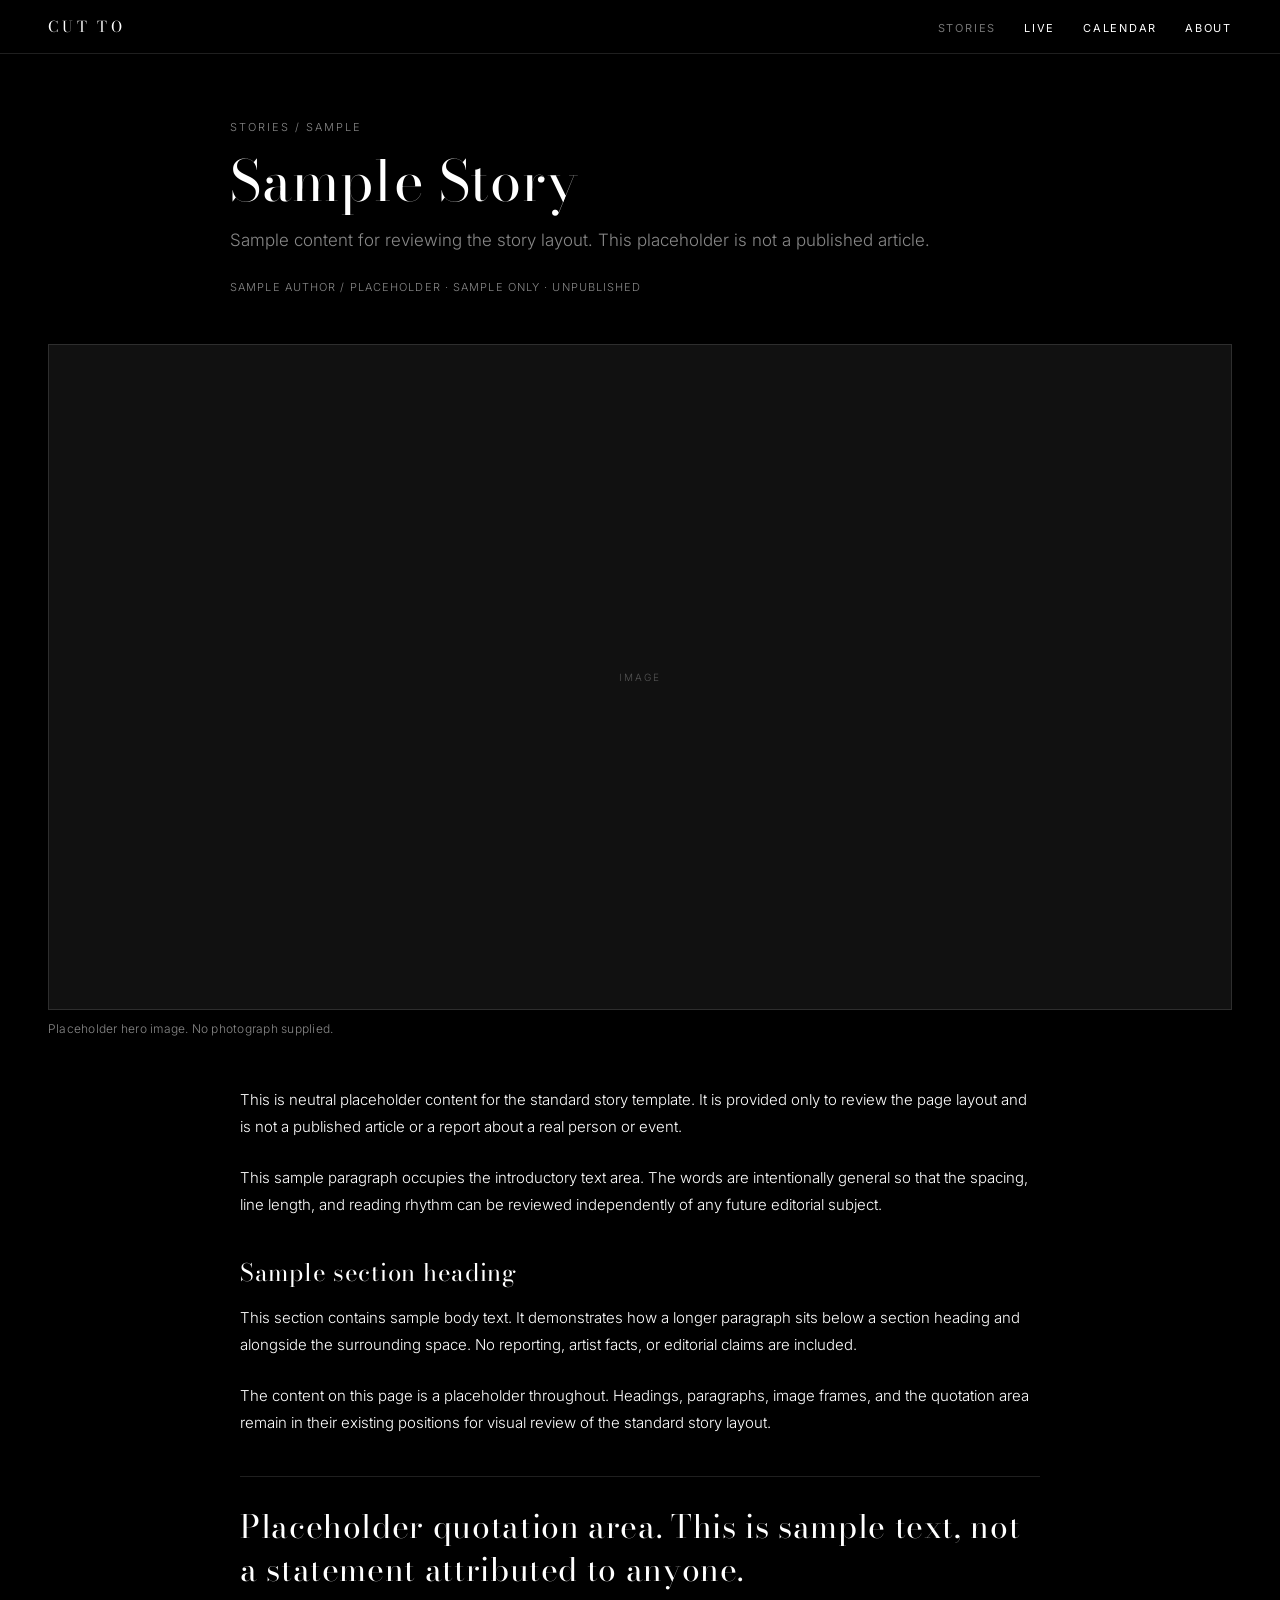
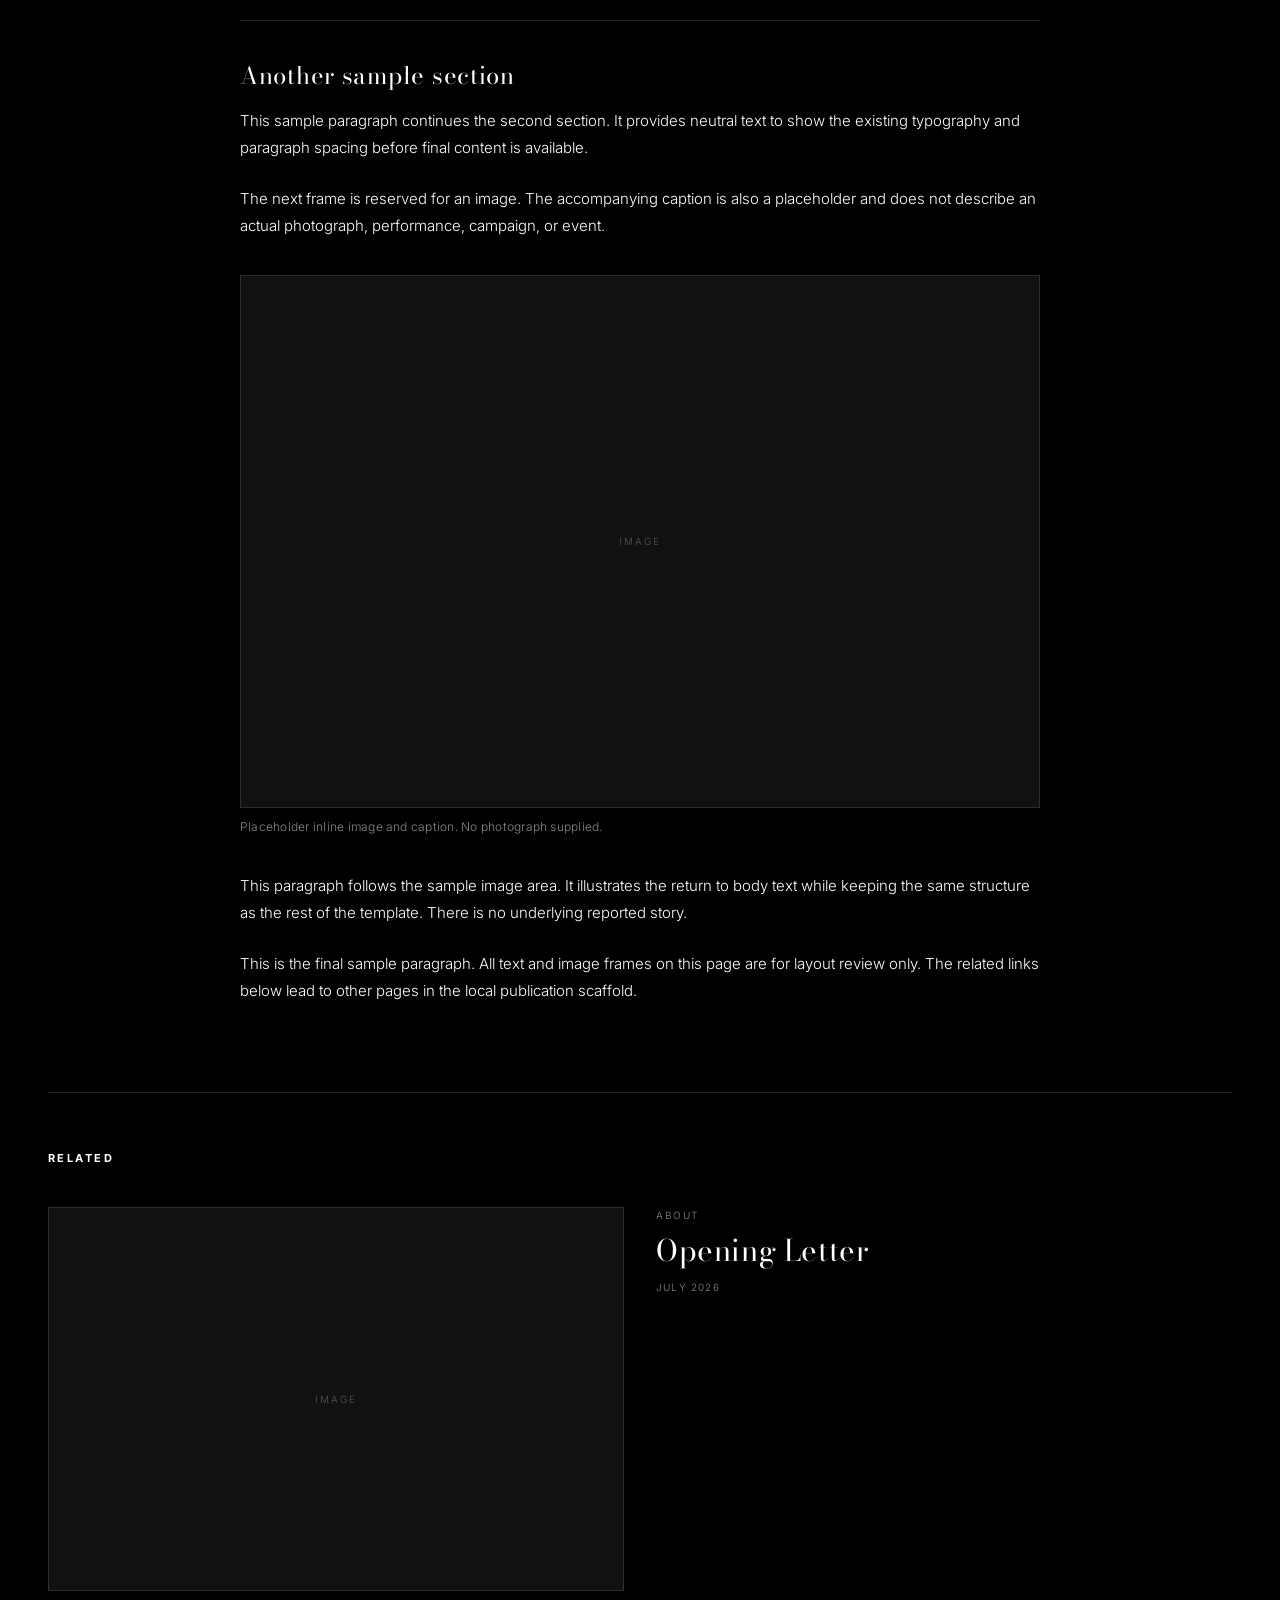
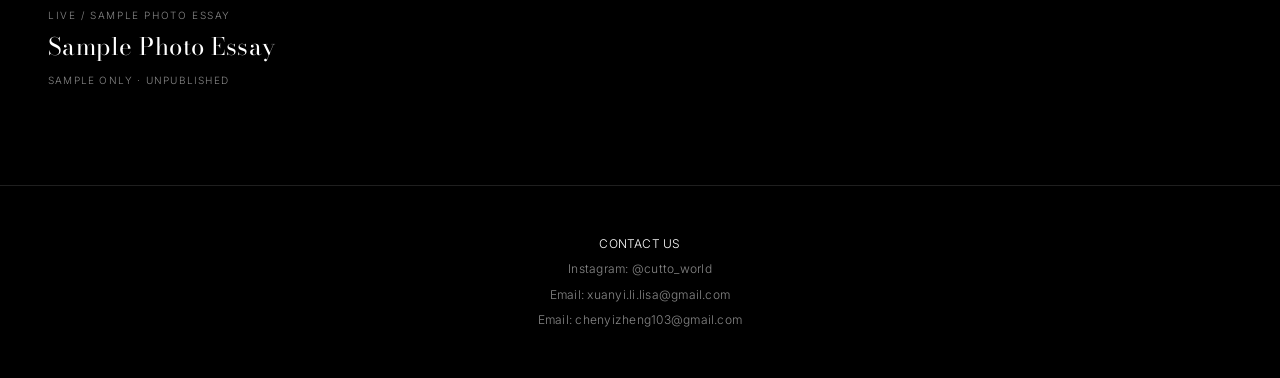
<file: articles/andteam-comeback.html>
<!DOCTYPE html>
<html lang="en">
<head>
  <meta charset="UTF-8">
  <meta name="viewport" content="width=device-width, initial-scale=1.0">
  <title>Sample Story · CUT TO</title>
  <meta name="description" content="Neutral placeholder content for the CUT TO story template. Not a published article.">
  <link rel="stylesheet" href="../css/base.css">
  <link rel="stylesheet" href="../css/main.css">
  <link rel="stylesheet" href="../css/editorial.css">
  <!-- Google tag (gtag.js) -->
  <script async src="https://www.googletagmanager.com/gtag/js?id=G-GMCGZRF5WS"></script>
  <script>
    window.dataLayer = window.dataLayer || [];
    function gtag(){dataLayer.push(arguments);}
    gtag('js', new Date());
    gtag('config', 'G-GMCGZRF5WS');
  </script>
</head>
<body class="site">

  <header class="site-header">
    <div class="site-header__inner">
      <a class="site-logo" href="../index.html">CUT TO</a>
      <button class="site-nav-toggle" type="button" data-nav-toggle aria-expanded="false" aria-controls="site-nav">Menu</button>
      <nav class="site-nav" id="site-nav" data-nav-panel aria-label="Primary">
        <ul class="site-nav__list">
          <li><a href="../stories.html" aria-current="page">Stories</a></li>
          <li><a href="../live.html">Live</a></li>
          <li><a href="../calendar.html">Calendar</a></li>
          <li><a href="../about.html">About</a></li>
        </ul>
      </nav>
    </div>
  </header>

  <main>
    <article class="article wrap">
      <header class="article__header">
        <p class="kicker">Stories / Sample</p>
        <h1 class="article__headline">Sample Story</h1>
        <p class="article__dek">Sample content for reviewing the story layout. This placeholder is not a published article.</p>
        <p class="article__byline">Sample author / Placeholder · <span>Sample only · Unpublished</span></p>
      </header>

      <figure class="media media--hero article__hero">
        <div class="media__frame" role="img" aria-label="Placeholder for story hero image"></div>
        <figcaption class="media__caption">Placeholder hero image. No photograph supplied.</figcaption>
      </figure>

      <div class="article__body">
        <p>
          This is neutral placeholder content for the standard story template. It is provided only to review the page layout and is not a published article or a report about a real person or event.
        </p>
        <p>
          This sample paragraph occupies the introductory text area. The words are intentionally general so that the spacing, line length, and reading rhythm can be reviewed independently of any future editorial subject.
        </p>

        <h2>Sample section heading</h2>
        <p>
          This section contains sample body text. It demonstrates how a longer paragraph sits below a section heading and alongside the surrounding space. No reporting, artist facts, or editorial claims are included.
        </p>
        <p>
          The content on this page is a placeholder throughout. Headings, paragraphs, image frames, and the quotation area remain in their existing positions for visual review of the standard story layout.
        </p>

        <blockquote class="pullquote">
          Placeholder quotation area. This is sample text, not a statement attributed to anyone.
        </blockquote>

        <h2>Another sample section</h2>
        <p>
          This sample paragraph continues the second section. It provides neutral text to show the existing typography and paragraph spacing before final content is available.
        </p>
        <p>
          The next frame is reserved for an image. The accompanying caption is also a placeholder and does not describe an actual photograph, performance, campaign, or event.
        </p>

        <figure class="media media--card">
          <div class="media__frame" role="img" aria-label="Placeholder for inline story image"></div>
          <figcaption class="media__caption">Placeholder inline image and caption. No photograph supplied.</figcaption>
        </figure>

        <p>
          This paragraph follows the sample image area. It illustrates the return to body text while keeping the same structure as the rest of the template. There is no underlying reported story.
        </p>
        <p>
          This is the final sample paragraph. All text and image frames on this page are for layout review only. The related links below lead to other pages in the local publication scaffold.
        </p>
      </div>

      <aside class="related" aria-labelledby="related-label">
        <h2 class="band__label" id="related-label">Related</h2>
        <div class="card-grid card-grid--2">
          <article class="card">
            <a href="loren-seoul.html">
              <div class="card__media"></div>
              <p class="card__kicker">Live / Sample Photo Essay</p>
              <h3 class="card__title">Sample Photo Essay</h3>
              <p class="card__date"><span>Sample only · Unpublished</span></p>
            </a>
          </article>
          <article class="card card--text">
            <a href="../opening-letter.html">
              <p class="card__kicker">About</p>
              <h3 class="card__title">Opening Letter</h3>
              <p class="card__date"><time datetime="2026-07-01">July 2026</time></p>
            </a>
          </article>
        </div>
      </aside>
    </article>
  </main>

  <footer class="site-footer site-footer--page">
    <p class="site-footer__heading">Contact Us</p>
    <p><a href="https://instagram.com/cutto_world" target="_blank" rel="noopener noreferrer">Instagram: @cutto_world</a></p>
    <p><a href="mailto:xuanyi.li.lisa@gmail.com">Email: xuanyi.li.lisa@gmail.com</a></p>
    <p><a href="mailto:chenyizheng103@gmail.com">Email: chenyizheng103@gmail.com</a></p>
  </footer>

  <script src="../js/nav.js"></script>
</body>
</html>
</file>
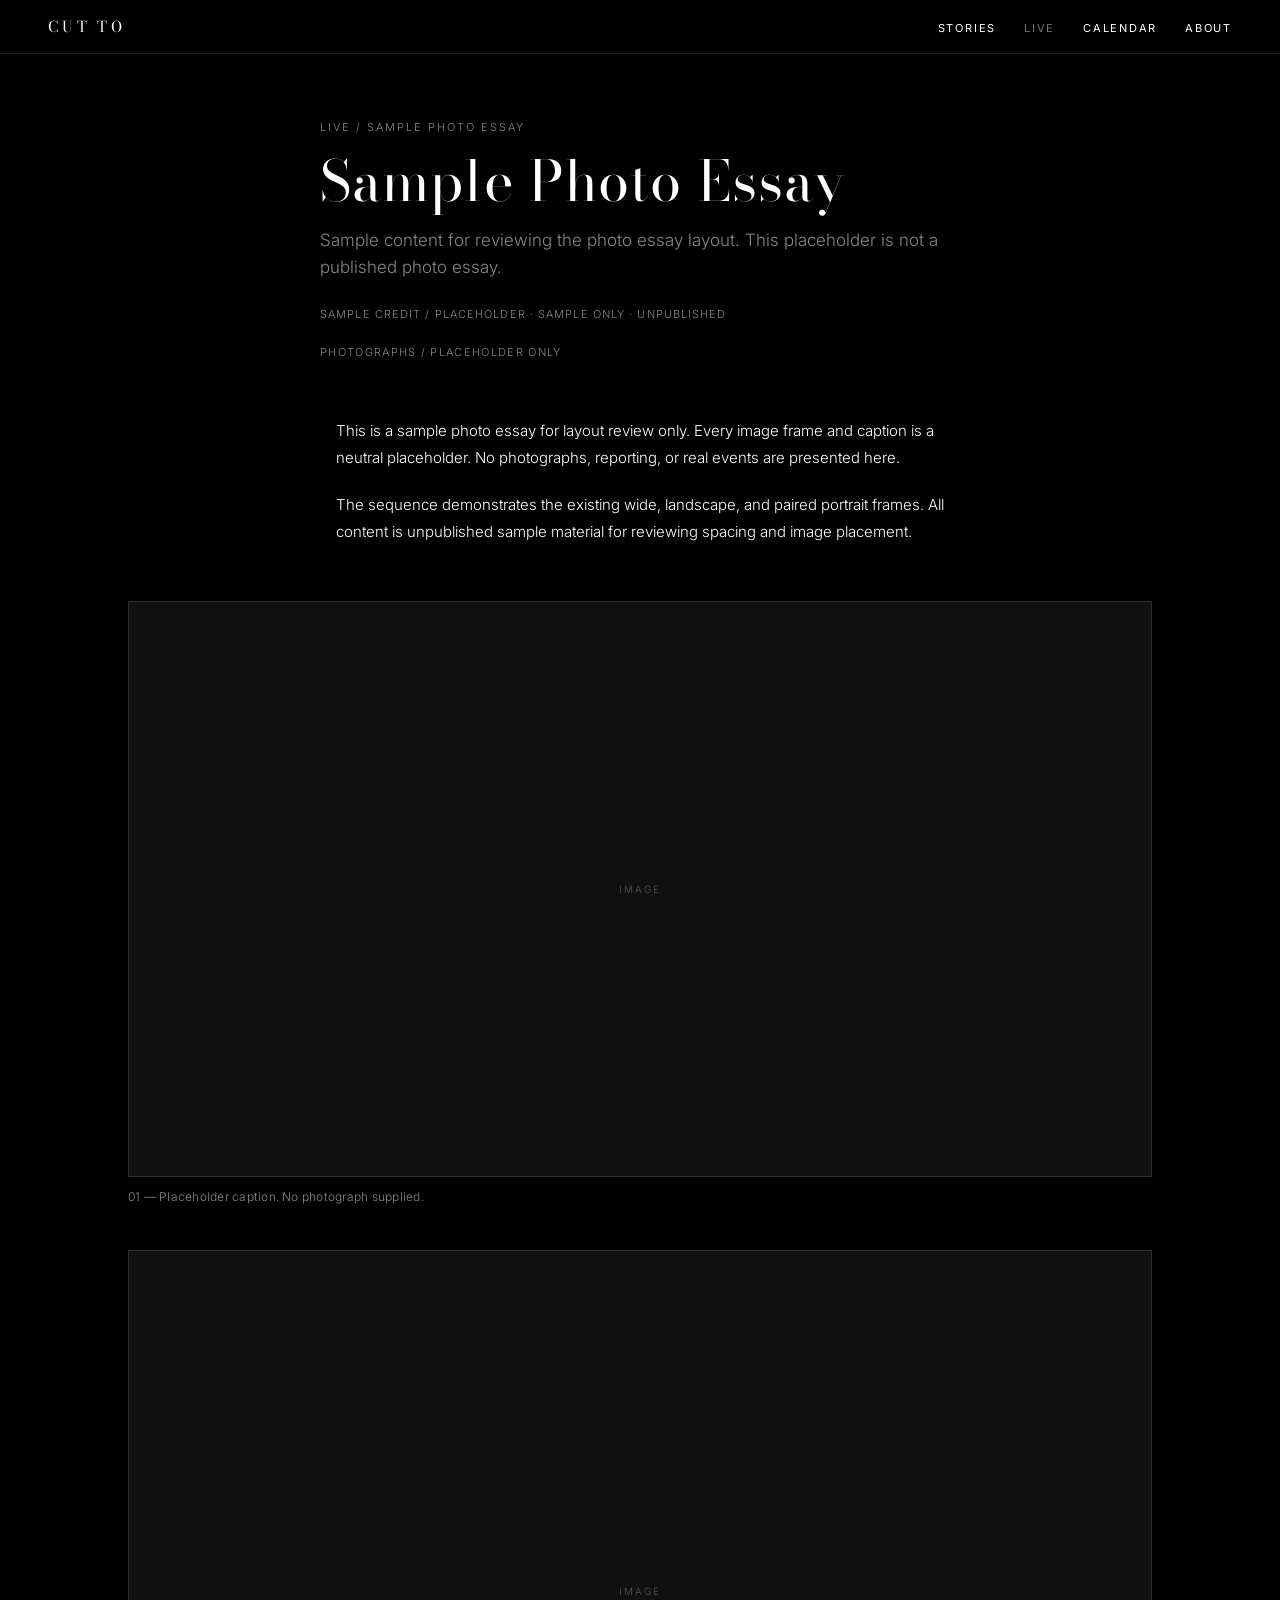
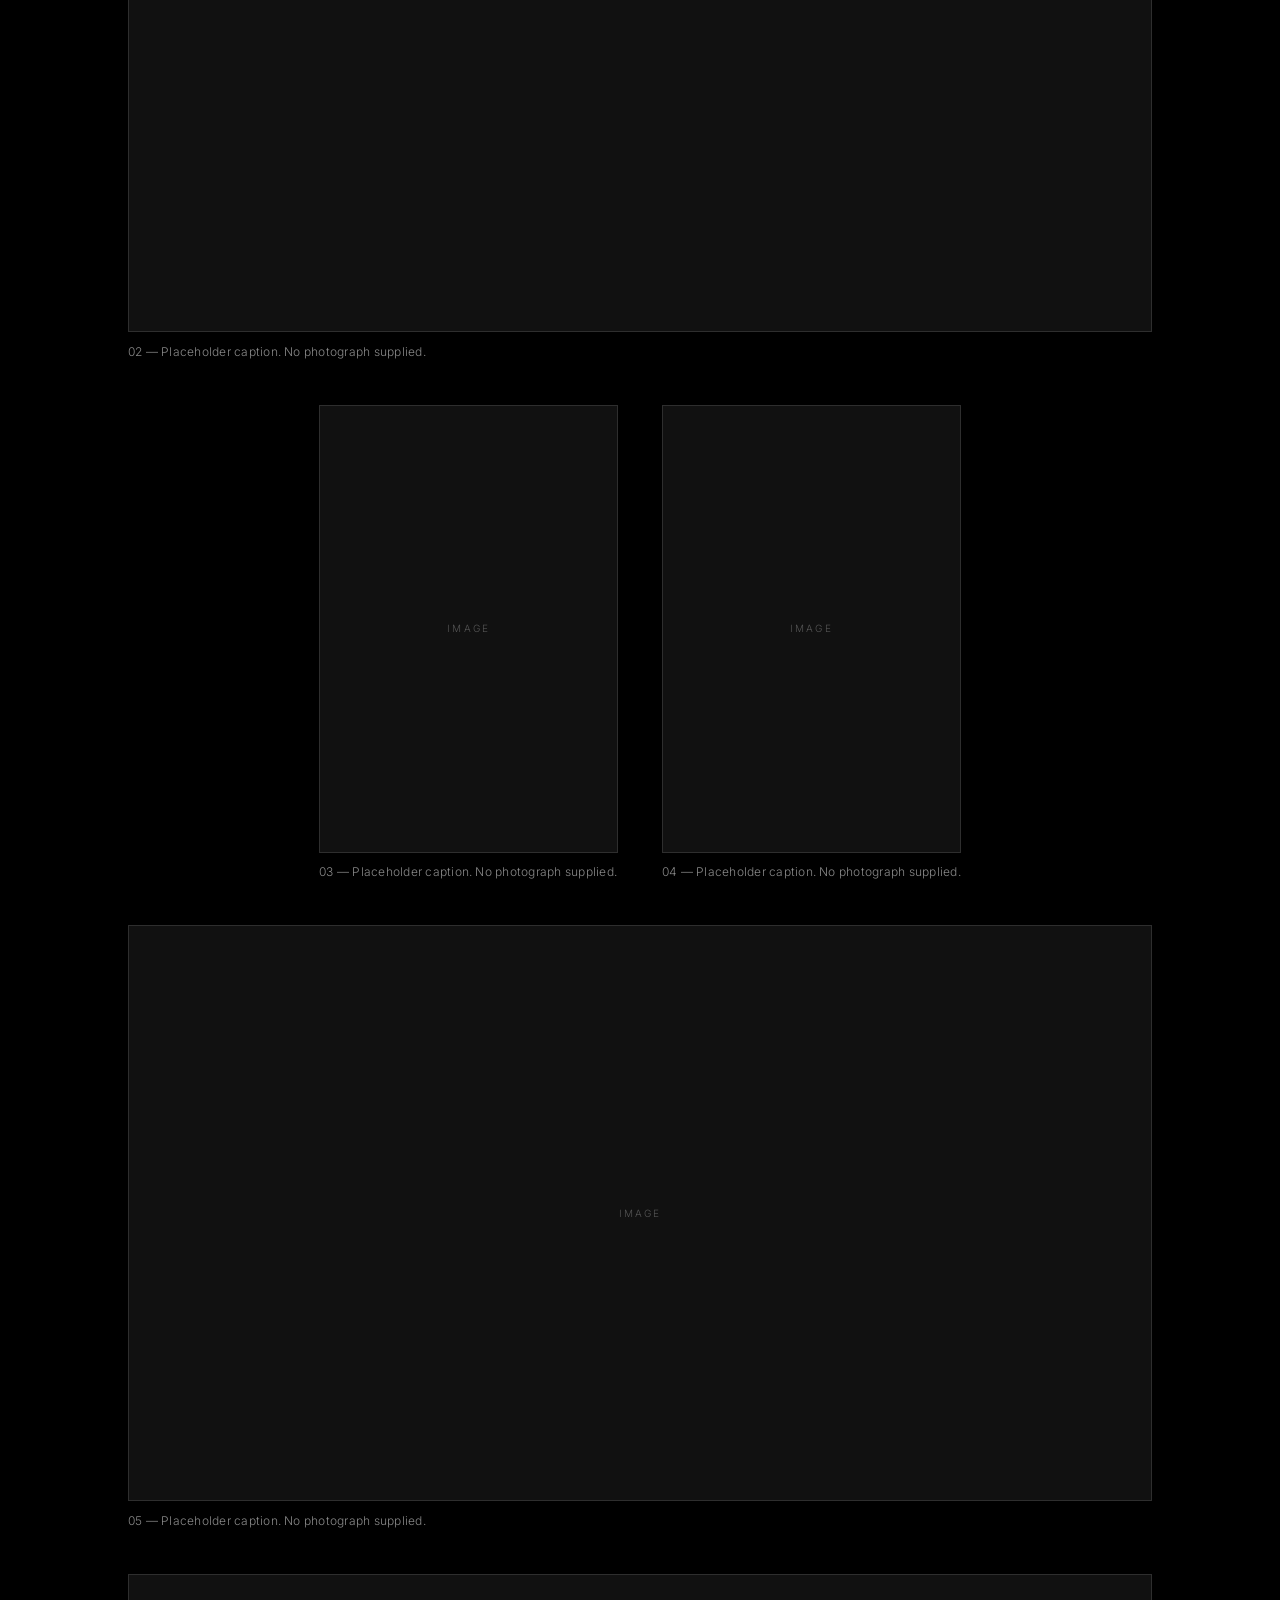
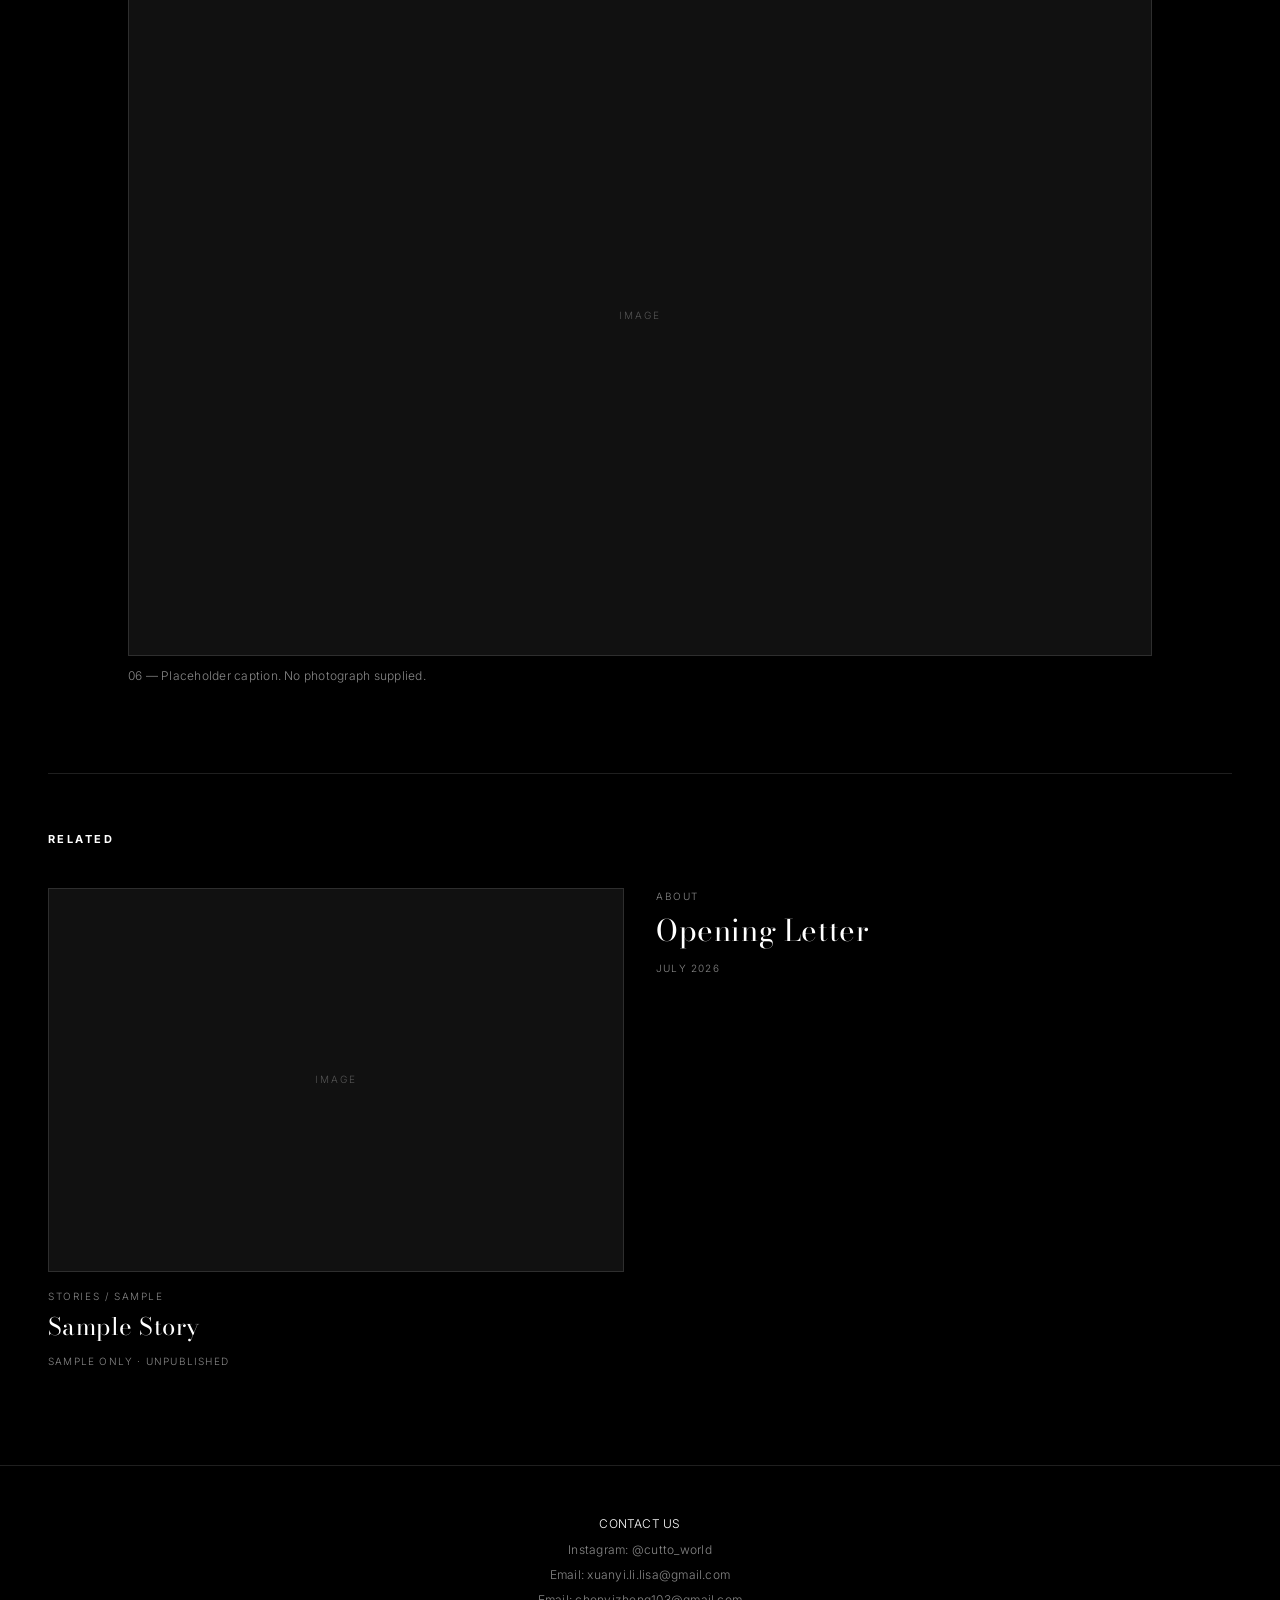
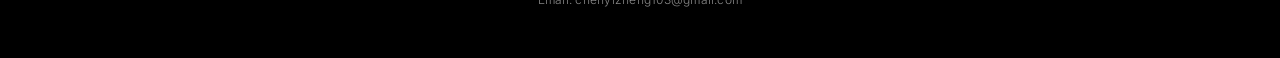
<file: articles/loren-seoul.html>
<!DOCTYPE html>
<html lang="en">
<head>
  <meta charset="UTF-8">
  <meta name="viewport" content="width=device-width, initial-scale=1.0">
  <title>Sample Photo Essay · CUT TO</title>
  <meta name="description" content="Neutral placeholder content for the CUT TO photo essay template. Not a published photo essay.">
  <link rel="stylesheet" href="../css/base.css">
  <link rel="stylesheet" href="../css/main.css">
  <link rel="stylesheet" href="../css/editorial.css">
  <!-- Google tag (gtag.js) -->
  <script async src="https://www.googletagmanager.com/gtag/js?id=G-GMCGZRF5WS"></script>
  <script>
    window.dataLayer = window.dataLayer || [];
    function gtag(){dataLayer.push(arguments);}
    gtag('js', new Date());
    gtag('config', 'G-GMCGZRF5WS');
  </script>
</head>
<body class="site">

  <header class="site-header">
    <div class="site-header__inner">
      <a class="site-logo" href="../index.html">CUT TO</a>
      <button class="site-nav-toggle" type="button" data-nav-toggle aria-expanded="false" aria-controls="site-nav">Menu</button>
      <nav class="site-nav" id="site-nav" data-nav-panel aria-label="Primary">
        <ul class="site-nav__list">
          <li><a href="../stories.html">Stories</a></li>
          <li><a href="../live.html" aria-current="page">Live</a></li>
          <li><a href="../calendar.html">Calendar</a></li>
          <li><a href="../about.html">About</a></li>
        </ul>
      </nav>
    </div>
  </header>

  <main>
    <article class="article wrap">
      <header class="essay-header">
        <p class="kicker">Live / Sample Photo Essay</p>
        <h1 class="article__headline">Sample Photo Essay</h1>
        <p class="article__dek">Sample content for reviewing the photo essay layout. This placeholder is not a published photo essay.</p>
        <p class="article__byline">Sample credit / Placeholder · <span>Sample only · Unpublished</span></p>
        <p class="essay-credit">Photographs / Placeholder only</p>
      </header>

      <div class="essay-intro">
        <p>
          This is a sample photo essay for layout review only. Every image frame and caption
          is a neutral placeholder. No photographs, reporting, or real events are presented here.
        </p>
        <p>
          The sequence demonstrates the existing wide, landscape, and paired portrait frames.
          All content is unpublished sample material for reviewing spacing and image placement.
        </p>
      </div>

      <div class="essay-grid">
        <figure class="media media--essay-wide">
          <div class="media__frame" role="img" aria-label="Placeholder photograph"></div>
          <figcaption class="media__caption">01 — Placeholder caption. No photograph supplied.</figcaption>
        </figure>

        <figure class="media media--essay">
          <div class="media__frame" role="img" aria-label="Placeholder photograph"></div>
          <figcaption class="media__caption">02 — Placeholder caption. No photograph supplied.</figcaption>
        </figure>

        <div class="essay-grid essay-grid--split">
          <figure class="media media--essay-tall">
            <div class="media__frame" role="img" aria-label="Placeholder photograph"></div>
            <figcaption class="media__caption">03 — Placeholder caption. No photograph supplied.</figcaption>
          </figure>
          <figure class="media media--essay-tall">
            <div class="media__frame" role="img" aria-label="Placeholder photograph"></div>
            <figcaption class="media__caption">04 — Placeholder caption. No photograph supplied.</figcaption>
          </figure>
        </div>

        <figure class="media media--essay-wide">
          <div class="media__frame" role="img" aria-label="Placeholder photograph"></div>
          <figcaption class="media__caption">05 — Placeholder caption. No photograph supplied.</figcaption>
        </figure>

        <figure class="media media--essay">
          <div class="media__frame" role="img" aria-label="Placeholder photograph"></div>
          <figcaption class="media__caption">06 — Placeholder caption. No photograph supplied.</figcaption>
        </figure>
      </div>

      <aside class="related" aria-labelledby="related-label">
        <h2 class="band__label" id="related-label">Related</h2>
        <div class="card-grid card-grid--2">
          <article class="card">
            <a href="andteam-comeback.html">
              <div class="card__media"></div>
              <p class="card__kicker">Stories / Sample</p>
              <h3 class="card__title">Sample Story</h3>
              <p class="card__date"><span>Sample only · Unpublished</span></p>
            </a>
          </article>
          <article class="card card--text">
            <a href="../opening-letter.html">
              <p class="card__kicker">About</p>
              <h3 class="card__title">Opening Letter</h3>
              <p class="card__date"><time datetime="2026-07-01">July 2026</time></p>
            </a>
          </article>
        </div>
      </aside>
    </article>
  </main>

  <footer class="site-footer site-footer--page">
    <p class="site-footer__heading">Contact Us</p>
    <p><a href="https://instagram.com/cutto_world" target="_blank" rel="noopener noreferrer">Instagram: @cutto_world</a></p>
    <p><a href="mailto:xuanyi.li.lisa@gmail.com">Email: xuanyi.li.lisa@gmail.com</a></p>
    <p><a href="mailto:chenyizheng103@gmail.com">Email: chenyizheng103@gmail.com</a></p>
  </footer>

  <script src="../js/nav.js"></script>
</body>
</html>
</file>
<file: css/base.css>
/* CUT TO — Shared structure */

*,
*::before,
*::after {
  box-sizing: border-box;
}

html {
  font-size: 100%;
  -webkit-font-smoothing: antialiased;
  -moz-osx-font-smoothing: grayscale;
}

body {
  margin: 0;
}

a {
  color: inherit;
  text-decoration: none;
}

a:hover {
  opacity: 0.6;
}

/* Full-screen hero */

.hero {
  min-height: calc(100vh - 3.75rem);
  min-height: calc(100dvh - 3.75rem);
  display: flex;
  flex-direction: column;
  justify-content: center;
  padding: clamp(2rem, 6vw, 4rem) clamp(1.5rem, 5vw, 3rem);
}

.hero__main {
  flex: 1;
  display: flex;
  flex-direction: column;
  justify-content: center;
  align-items: center;
  text-align: center;
}

.hero__content {
  width: 100%;
  max-width: 40rem;
  display: flex;
  flex-direction: column;
  align-items: center;
}

.hero__rest {
  opacity: 0;
  transition: opacity 1s ease;
}

.hero__rest.is-visible {
  opacity: 1;
}

.hero__tagline-en {
  margin: clamp(2rem, 5vw, 3rem) 0 0.75rem;
  line-height: 1.4;
}

.hero__tagline-zh {
  margin: 0 0 clamp(2rem, 5vw, 3rem);
  line-height: 1.5;
}

.hero__intro {
  margin: 0 0 clamp(2.5rem, 5vw, 3.5rem);
  max-width: 32rem;
  line-height: 1.7;
}

.hero__status {
  margin: 0 0 1.75rem;
  letter-spacing: 0.2em;
  text-transform: uppercase;
  font-size: 0.6875rem;
}

.hero__link {
  letter-spacing: 0.1em;
  text-transform: uppercase;
  font-size: 0.75rem;
  border-bottom: 1px solid currentColor;
  padding-bottom: 3px;
  transition: opacity 0.2s ease;
}

/* Footer */

.site-footer {
  text-align: center;
  padding-top: clamp(2rem, 5vw, 3rem);
}

.site-footer__heading {
  margin: 0 0 0.75rem;
  letter-spacing: 0.16em;
  text-transform: uppercase;
  font-size: 0.6875rem;
}

.site-footer p {
  margin: 0 0 0.35rem;
  font-size: 0.8125rem;
}

.site-footer p:last-child {
  margin-bottom: 0;
}

/* Opening Letter */

.letter-page {
  min-height: 100vh;
  min-height: 100dvh;
  display: flex;
  flex-direction: column;
  justify-content: space-between;
  padding: clamp(2.5rem, 6vw, 4rem) clamp(1.5rem, 5vw, 3rem);
}

.letter-page__main {
  flex: 1;
  width: 100%;
  max-width: 34rem;
  margin-inline: auto;
}

.letter-page__back {
  display: inline-block;
  letter-spacing: 0.08em;
  text-transform: uppercase;
  font-size: 0.6875rem;
  margin-bottom: clamp(2.5rem, 6vw, 3.5rem);
  transition: opacity 0.2s ease;
}

.letter-page__header {
  margin-bottom: clamp(2rem, 5vw, 2.5rem);
  padding-bottom: 1.75rem;
}

.letter-page__title {
  margin: clamp(1.5rem, 4vw, 2rem) 0 0.5rem;
  line-height: 1.2;
}

.letter-page__meta {
  margin: 0;
  letter-spacing: 0.12em;
  text-transform: uppercase;
  font-size: 0.6875rem;
}

.letter-page__body p {
  margin: 0 0 1.5rem;
  line-height: 1.75;
}

.letter-page__body p:last-child {
  margin-bottom: 0;
}

.letter-page__closing {
  margin-top: 2.5rem;
  padding-top: 1.75rem;
}

/* Version picker */

.picker {
  min-height: 100vh;
  min-height: 100dvh;
  display: flex;
  flex-direction: column;
  justify-content: center;
  align-items: center;
  text-align: center;
  padding: 2rem;
  gap: 2rem;
}

.picker__label {
  letter-spacing: 0.2em;
  text-transform: uppercase;
  font-size: 0.6875rem;
}

.picker__links {
  display: flex;
  flex-direction: column;
  gap: 1rem;
}

.picker__link {
  letter-spacing: 0.12em;
  text-transform: uppercase;
  font-size: 0.75rem;
  border-bottom: 1px solid currentColor;
  padding-bottom: 3px;
}
</file>
<file: css/main.css>
/* CUT TO — Black & White Editorial */

@import url("https://fonts.googleapis.com/css2?family=Bodoni+Moda:opsz,wght@6..96,400;6..96,500&family=Inter:wght@300;400&display=swap");

:root {
  --bg: #000000;
  --text: #ffffff;
  --text-muted: #888888;
  --rule: rgba(255, 255, 255, 0.12);

  --font-display: "Bodoni Moda", "Didot", "Georgia", serif;
  --font-body: "Inter", "Helvetica Neue", sans-serif;
}

body.site {
  font-family: var(--font-body);
  font-weight: 300;
  font-size: 0.875rem;
  line-height: 1.65;
  color: var(--text);
  background-color: var(--bg);
}

/* Logo — typewriter */

.logo-type {
  margin: 0;
  font-family: var(--font-display);
  font-size: clamp(3rem, 11vw, 6.5rem);
  font-weight: 400;
  letter-spacing: 0.18em;
  line-height: 1;
  min-height: 1.1em;
  text-transform: uppercase;
}

.logo-type__cursor {
  display: inline-block;
  width: 1px;
  height: 0.85em;
  background: var(--text);
  margin-left: 2px;
  vertical-align: baseline;
  animation: cursorBlink 0.9s step-end infinite;
}

.logo-type__cursor.is-hidden {
  display: none;
}

@keyframes cursorBlink {
  50% { opacity: 0; }
}

/* Typography */

.site .hero__tagline-en {
  font-family: var(--font-display);
  font-size: clamp(1.125rem, 2.5vw, 1.5rem);
  font-weight: 400;
  letter-spacing: 0.04em;
}

.site .hero__tagline-zh {
  font-family: var(--font-body);
  font-size: clamp(0.8125rem, 1.8vw, 0.9375rem);
  font-weight: 300;
  color: var(--text-muted);
  letter-spacing: 0.22em;
}

.site .hero__intro {
  color: var(--text-muted);
  font-weight: 300;
  font-size: 0.8125rem;
  letter-spacing: 0.01em;
}

.site .hero__status {
  color: var(--text-muted);
  font-weight: 400;
  letter-spacing: 0.28em;
}

.site .hero__link {
  letter-spacing: 0.18em;
}

.site .site-footer {
  color: var(--text-muted);
}

.site .site-footer__heading {
  color: var(--text);
  letter-spacing: 0.22em;
}

.site .site-footer p {
  font-size: 0.75rem;
  letter-spacing: 0.02em;
}

/* Opening Letter */

.site .letter-page__header {
  border-bottom: 1px solid var(--rule);
}

.site .letter-page__wordmark {
  font-family: var(--font-display);
  font-size: 1rem;
  letter-spacing: 0.2em;
  text-transform: uppercase;
  margin: 0;
}

.site .letter-page__title {
  font-family: var(--font-display);
  font-size: clamp(2rem, 5vw, 2.75rem);
  font-weight: 400;
  letter-spacing: 0.02em;
}

.site .letter-page__meta {
  color: var(--text-muted);
  letter-spacing: 0.16em;
}

.site .letter-page__back {
  color: var(--text-muted);
  letter-spacing: 0.14em;
}

.site .letter-page__body {
  font-size: 0.9375rem;
  font-weight: 300;
}

.site .letter-page__closing {
  font-family: var(--font-display);
  font-size: 1.125rem;
  letter-spacing: 0.03em;
  border-top: 1px solid var(--rule);
}
</file>
<file: css/editorial.css>
/* CUT TO — Publication layout, extending the existing editorial system */

.wrap {
  width: 100%;
  max-width: 84rem;
  margin-inline: auto;
  padding-inline: clamp(1.5rem, 5vw, 3rem);
}

.site-header {
  position: sticky;
  top: 0;
  z-index: 20;
  background: var(--bg);
  border-bottom: 1px solid var(--rule);
}

.site-header__inner {
  display: flex;
  align-items: center;
  justify-content: space-between;
  gap: 1.5rem;
  max-width: 84rem;
  margin-inline: auto;
  padding: 0.95rem clamp(1.5rem, 5vw, 3rem);
  position: relative;
}

.site-logo {
  font-family: var(--font-display);
  font-size: 0.9375rem;
  letter-spacing: 0.22em;
  text-transform: uppercase;
  line-height: 1;
}

.site-nav-toggle {
  display: none;
  appearance: none;
  background: none;
  border: 0;
  padding: 0;
  margin: 0;
  color: inherit;
  font-family: var(--font-body);
  font-size: 0.6875rem;
  font-weight: 400;
  letter-spacing: 0.18em;
  text-transform: uppercase;
  cursor: pointer;
}

.site-nav-toggle:hover {
  opacity: 0.6;
}

.site-nav__list {
  list-style: none;
  margin: 0;
  padding: 0;
}

.site-nav a {
  letter-spacing: 0.16em;
  text-transform: uppercase;
  font-size: 0.6875rem;
  font-weight: 400;
}

.site-nav a[aria-current="page"] {
  opacity: 0.45;
}

body.nav-open {
  overflow: hidden;
}

@media (max-width: 47.99rem) {
  body:not(.nav-ready) .site-header__inner {
    flex-wrap: wrap;
  }

  body:not(.nav-ready) .site-nav {
    width: 100%;
  }

  .nav-ready .site-nav-toggle {
    display: block;
  }

  .nav-ready .site-nav {
    display: none;
    position: absolute;
    top: 100%;
    left: 0;
    right: 0;
    background: var(--bg);
    border-bottom: 1px solid var(--rule);
    padding: 0.5rem clamp(1.5rem, 5vw, 3rem) 1.75rem;
    max-height: calc(100dvh - 4rem);
    overflow-y: auto;
  }

  .nav-ready .site-nav.is-open {
    display: block;
  }

  .site-nav__list {
    display: flex;
    flex-direction: column;
    gap: 1.15rem;
    padding-top: 0.75rem;
  }

  .site-nav a {
    font-family: var(--font-display);
    font-size: 1.5rem;
    letter-spacing: 0.12em;
  }
}

@media (min-width: 48rem) {
  .site-nav-toggle {
    display: none;
  }

  .site-nav__list {
    display: flex;
    align-items: center;
    gap: clamp(1rem, 2.5vw, 1.75rem);
  }
}

/* Homepage sections */

.band {
  padding: clamp(3rem, 8vw, 5.5rem) 0;
  border-top: 1px solid var(--rule);
}

.band__label {
  margin: 0 0 clamp(1.75rem, 4vw, 2.5rem);
  letter-spacing: 0.22em;
  text-transform: uppercase;
  font-size: 0.6875rem;
}

.band__note {
  margin: 0;
  max-width: 32rem;
  color: var(--text-muted);
  font-size: 0.8125rem;
}

.band__footer {
  margin: clamp(1.75rem, 4vw, 2.25rem) 0 0;
}

.link-more {
  letter-spacing: 0.16em;
  text-transform: uppercase;
  font-size: 0.6875rem;
  border-bottom: 1px solid currentColor;
  padding-bottom: 3px;
}

/* Media placeholders */

.media {
  margin: 0;
}

.media__frame {
  position: relative;
  width: 100%;
  background: #111111;
  border: 1px solid var(--rule);
}

.media__frame::after {
  content: "Image";
  position: absolute;
  inset: 0;
  display: flex;
  align-items: center;
  justify-content: center;
  letter-spacing: 0.22em;
  text-transform: uppercase;
  font-size: 0.625rem;
  color: #555555;
}

.media__caption {
  margin: 0.65rem 0 0;
  color: var(--text-muted);
  font-size: 0.75rem;
  letter-spacing: 0.02em;
  line-height: 1.5;
}

.media--featured .media__frame,
.media--hero .media__frame {
  aspect-ratio: 16 / 9;
}

.media--card .media__frame,
.card__media {
  aspect-ratio: 3 / 2;
}

.media--essay .media__frame {
  aspect-ratio: 3 / 2;
}

.media--essay-tall .media__frame {
  aspect-ratio: 2 / 3;
}

.media--essay-wide .media__frame {
  aspect-ratio: 16 / 9;
}

/* Featured */

.featured {
  display: grid;
  gap: clamp(1.5rem, 4vw, 2.5rem);
}

.featured__copy {
  max-width: 40rem;
}

.kicker {
  margin: 0 0 0.85rem;
  color: var(--text-muted);
  letter-spacing: 0.18em;
  text-transform: uppercase;
  font-size: 0.6875rem;
}

.featured__title {
  margin: 0 0 1rem;
  font-family: var(--font-display);
  font-size: clamp(2rem, 5vw, 3.25rem);
  font-weight: 400;
  letter-spacing: 0.02em;
  line-height: 1.12;
}

.featured__excerpt {
  margin: 0 0 1.25rem;
  color: var(--text-muted);
  font-size: 0.9375rem;
  line-height: 1.7;
  max-width: 34rem;
}

.featured__date {
  margin: 0 0 1.5rem;
  color: var(--text-muted);
  letter-spacing: 0.12em;
  text-transform: uppercase;
  font-size: 0.6875rem;
}

@media (min-width: 64rem) {
  .featured {
    grid-template-columns: minmax(0, 2fr) minmax(0, 1fr);
    align-items: center;
    gap: 3.5rem;
  }
}

/* Cards */

.card-grid {
  display: grid;
  gap: clamp(2rem, 5vw, 2.75rem) clamp(1.5rem, 3vw, 2rem);
}

@media (min-width: 40rem) {
  .card-grid--2,
  .card-grid--3 {
    grid-template-columns: repeat(2, minmax(0, 1fr));
  }
}

@media (min-width: 64rem) {
  .card-grid--3 {
    grid-template-columns: repeat(3, minmax(0, 1fr));
  }
}

.card {
  min-width: 0;
}

.card__media {
  width: 100%;
  background: #111111;
  border: 1px solid var(--rule);
  position: relative;
  margin-bottom: 1rem;
}

.card__media::after {
  content: "Image";
  position: absolute;
  inset: 0;
  display: flex;
  align-items: center;
  justify-content: center;
  letter-spacing: 0.22em;
  text-transform: uppercase;
  font-size: 0.625rem;
  color: #555555;
}

.card__kicker {
  margin: 0 0 0.5rem;
  color: var(--text-muted);
  letter-spacing: 0.16em;
  text-transform: uppercase;
  font-size: 0.625rem;
}

.card__title {
  margin: 0 0 0.65rem;
  font-family: var(--font-display);
  font-size: clamp(1.25rem, 2.4vw, 1.5rem);
  font-weight: 400;
  letter-spacing: 0.02em;
  line-height: 1.25;
}

.card__excerpt {
  margin: 0 0 0.75rem;
  color: var(--text-muted);
  font-size: 0.8125rem;
  line-height: 1.65;
}

.card__date {
  margin: 0;
  color: var(--text-muted);
  letter-spacing: 0.12em;
  text-transform: uppercase;
  font-size: 0.625rem;
}

.card--text .card__title {
  font-size: clamp(1.5rem, 3vw, 1.85rem);
}

/* Category pages */

.page-head {
  padding-block: clamp(3rem, 8vw, 5rem) clamp(2.5rem, 6vw, 3.5rem);
}

.page-head__title {
  margin: 0 0 0.85rem;
  font-family: var(--font-display);
  font-size: clamp(1.75rem, 7.4vw, 5rem);
  font-weight: 400;
  letter-spacing: 0.04em;
  line-height: 0.95;
  text-transform: uppercase;
}

.page-head__dek {
  margin: 0;
  max-width: 32rem;
  color: var(--text-muted);
  font-size: 0.875rem;
  line-height: 1.7;
}

.page-head__index {
  margin: 0 0 1rem;
  color: var(--text-muted);
  letter-spacing: 0.22em;
  text-transform: uppercase;
  font-size: 0.6875rem;
}

.listing {
  padding-bottom: clamp(3.5rem, 8vw, 6rem);
}

.empty-note {
  margin: 0;
  color: var(--text-muted);
  font-size: 0.875rem;
  max-width: 30rem;
}

/* Article */

.article {
  padding-block: clamp(2.5rem, 6vw, 4rem) clamp(4rem, 8vw, 6rem);
}

.article__header {
  max-width: 40rem;
  margin: 0 auto clamp(2.25rem, 5vw, 3rem);
}

.article__headline {
  margin: 0 0 0.85rem;
  font-family: var(--font-display);
  font-size: clamp(2.25rem, 6vw, 3.5rem);
  font-weight: 400;
  letter-spacing: 0.02em;
  line-height: 1.12;
}

.article__dek {
  margin: 0 0 1.5rem;
  color: var(--text-muted);
  font-size: 1.0625rem;
  line-height: 1.6;
}

.article__byline {
  margin: 0;
  color: var(--text-muted);
  letter-spacing: 0.1em;
  text-transform: uppercase;
  font-size: 0.6875rem;
}

.article__hero {
  margin: 0 0 clamp(2.25rem, 5vw, 3rem);
}

.article__body {
  max-width: 38rem;
  margin-inline: auto;
  font-size: 0.9375rem;
  font-weight: 300;
}

@media (min-width: 48rem) {
  .article__header {
    max-width: 820px;
  }

  .article__body {
    max-width: 800px;
  }
}

.article__body p {
  margin: 0 0 1.5rem;
  line-height: 1.8;
}

.article__body h2 {
  margin: 2.5rem 0 1rem;
  font-family: var(--font-display);
  font-size: 1.5rem;
  font-weight: 400;
  letter-spacing: 0.03em;
  line-height: 1.25;
}

.pullquote {
  margin: 2.5rem 0;
  padding: 1.75rem 0;
  border-top: 1px solid var(--rule);
  border-bottom: 1px solid var(--rule);
  font-family: var(--font-display);
  font-size: clamp(1.5rem, 3.2vw, 2rem);
  font-weight: 400;
  letter-spacing: 0.02em;
  line-height: 1.35;
}

.article__body .media {
  margin: 2.25rem 0;
}

.related {
  max-width: 84rem;
  margin: clamp(3.5rem, 8vw, 5.5rem) auto 0;
  padding-top: clamp(2.5rem, 5vw, 3.5rem);
  border-top: 1px solid var(--rule);
}

/* Photo essay */

.essay-header {
  max-width: 40rem;
  margin: 0 auto clamp(2.5rem, 6vw, 3.5rem);
}

.essay-grid {
  display: grid;
  gap: clamp(1.75rem, 4vw, 2.75rem);
}

@media (min-width: 48rem) {
  .essay-grid--split {
    grid-template-columns: repeat(2, minmax(0, 1fr));
    align-items: end;
  }
}

.essay-intro {
  max-width: 38rem;
  margin: 0 auto clamp(2.5rem, 6vw, 3.5rem);
  font-size: 0.9375rem;
  line-height: 1.8;
}

.essay-intro p {
  margin: 0 0 1.25rem;
}

.essay-intro p:last-child {
  margin-bottom: 0;
}

.essay-credit {
  margin: 1.25rem 0 0;
  color: var(--text-muted);
  letter-spacing: 0.12em;
  text-transform: uppercase;
  font-size: 0.6875rem;
}

/* About */

.about-body {
  max-width: 38rem;
  padding-bottom: clamp(3.5rem, 8vw, 6rem);
}

.about-body p {
  margin: 0 0 1.5rem;
  font-size: 0.9375rem;
  line-height: 1.8;
}

.about-body p:last-child {
  margin-bottom: 0;
}

.site-footer--page {
  border-top: 1px solid var(--rule);
  padding: clamp(2rem, 5vw, 3rem) clamp(1.5rem, 5vw, 3rem);
}

.letter-page {
  padding-top: clamp(1.5rem, 4vw, 2.25rem);
}

/* Shared responsive safeguards: keep text and media inside their columns. */
.site main,
.site-footer {
  overflow-wrap: anywhere;
}

.featured > *,
.essay-grid > * {
  min-width: 0;
}

.site img,
.site video {
  display: block;
  max-width: 100%;
  height: auto;
}

.media__frame img,
.card__media img {
  width: 100%;
  height: 100%;
  object-fit: cover;
}

@media (max-width: 47.99rem) {
  .site-nav-toggle {
    min-height: 2.75rem;
    min-width: 2.75rem;
  }

  .site-header__inner {
    padding-block: 0.5rem;
  }

  .site-nav a {
    display: inline-block;
    padding-block: 0.25rem;
  }

  .media--featured .media__frame,
  .media--hero .media__frame {
    aspect-ratio: 3 / 2;
  }
}

/* Publication spreads and a quiet invitation to talk. */
.category-grid > .card:first-child {
  grid-column: 1 / -1;
}
.category-grid > .card:first-child .card__title {
  font-size: clamp(1.75rem, 3vw, 2.75rem);
}
.conversation-lead {
  max-width: 48rem;
  margin: 1.5rem 0 0;
  font-family: var(--font-display);
  font-size: clamp(1.4rem, 3vw, 2.25rem);
  line-height: 1.4;
}
.conversation-intro { padding-bottom: clamp(3rem, 7vw, 5rem); }
.conversation-copy { max-width: 42rem; }
.conversation-copy p,
.conversation-contact__inner > p {
  font-size: 0.9375rem;
  line-height: 1.8;
  margin: 0 0 1.5rem;
}
.previous-work { padding-bottom: clamp(3rem, 7vw, 5rem); }
.previous-work__list {
  display: grid;
  gap: 2rem;
  margin-top: 2rem;
}
.previous-work__list article {
  border-top: 1px solid var(--rule);
  padding-top: 1.5rem;
}
.previous-work__list h3 {
  font-family: var(--font-display);
  font-weight: 400;
  font-size: 1.375rem;
  line-height: 1.4;
  max-width: 32rem;
  margin: 0;
}
.conversation-contact { padding-bottom: clamp(3rem, 8vw, 6rem); }
.conversation-contact__inner {
  border-top: 1px solid var(--rule);
  padding-top: clamp(2rem, 5vw, 3rem);
}
.conversation-contact__inner > p { max-width: 42rem; }
.conversation-contact__links { font-style: normal; }
.conversation-contact__links p { margin: 0.75rem 0 0; }
.conversation-contact__links span {
  color: var(--text-muted);
  display: inline-block;
  width: 6rem;
  font-size: 0.75rem;
}
.conversation-contact__links a {
  display: inline-block;
  padding-block: 0.5rem;
  text-decoration: underline;
  text-decoration-color: var(--rule);
  text-underline-offset: 0.3em;
}
@media (min-width: 48rem) {
  .previous-work__list { grid-template-columns: repeat(2, minmax(0, 1fr)); }
}
@media (min-width: 64rem) {
  .category-grid > .card:first-child > a {
    display: grid;
    grid-template-columns: minmax(0, 2fr) minmax(0, 1fr);
    column-gap: clamp(2rem, 4vw, 3.5rem);
    align-content: start;
  }
  .category-grid > .card:first-child .card__media {
    grid-row: 1 / 5;
    aspect-ratio: 16 / 9;
    margin-bottom: 0;
  }
  .category-grid > .card:first-child .card__kicker { align-self: end; }
  .essay-grid { max-width: 64rem; margin-inline: auto; }
}
@media (max-width: 39.99rem) {
  .conversation-contact__links span { display: block; }
}

/* About balances publication context and the founders’ background. */
.about-body--publication { max-width: 84rem; }
.about-body__intro { max-width: 42rem; }
.about-body__intro p:first-child {
  font-family: var(--font-body);
  font-size: clamp(1.375rem, 2.75vw, 1.875rem);
  font-weight: 400;
  line-height: 1.4;
  max-width: 32ch;
}
.about-body__founders { max-width: 36rem; }
.editorial-meta { display: flex; flex-wrap: wrap; gap: 0.5em; }
@media (min-width: 64rem) {
  .about-body--publication {
    display: grid;
    grid-template-columns: minmax(0, 1.2fr) minmax(0, 1fr);
    gap: clamp(3rem, 6vw, 6rem);
  }
}
@media (max-width: 63.99rem) {
  .about-body__founders { margin-top: 2rem; }
}

/* CMS media keeps the existing editorial geometry without placeholder labels. */
.cms-card-media::after { content: none; }
.cms-card-media { overflow: hidden; }
.cms-card-media img { width: 100%; height: 100%; object-fit: cover; object-position: center top; }
.cms-media > img { width: 100%; height: auto; }
.cms-featured > img { aspect-ratio: 16 / 9; object-fit: cover; object-position: center top; }
.cms-body a { text-decoration: underline; text-underline-offset: 0.2em; }
.cms-body { white-space: pre-line; }
.cms-gallery { margin-top: 2.5rem; }
.cms-article > .empty-note,
.cms-article > .page-head__title,
.cms-article > .link-more { display: block; margin: 2rem clamp(1.5rem, 5vw, 3rem); }
.category-grid > .card--text:first-child > a { display: block; max-width: 42rem; }
@media (max-width: 47.99rem) {
  .cms-featured > img { aspect-ratio: 3 / 2; }
}

/* Keep portrait CMS images readable without cropping their content. */
.cms-article .cms-media > img,
.article .cms-media > img {
  width: auto;
  max-width: 100%;
  max-height: 85vh;
  max-height: 85svh;
  margin-inline: auto;
  object-fit: contain;
}
.card-grid > .empty-note { grid-column: 1 / -1; }
@media (min-width: 64rem) {
  .card-grid--3 > .card:only-child { grid-column: 1 / -1; }
  .card-grid--3 > .card:only-child:not(.card--text) > a {
    display: grid;
    grid-template-columns: minmax(0, 2fr) minmax(0, 1fr);
    column-gap: clamp(2rem, 4vw, 3.5rem);
  }
  .card-grid--3 > .card:only-child .card__media {
    grid-row: 1 / 5;
    aspect-ratio: 16 / 9;
    margin-bottom: 0;
  }
  .card-grid--3 > .card:only-child .card__title {
    font-size: clamp(1.75rem, 3vw, 2.75rem);
  }
}
</file>
